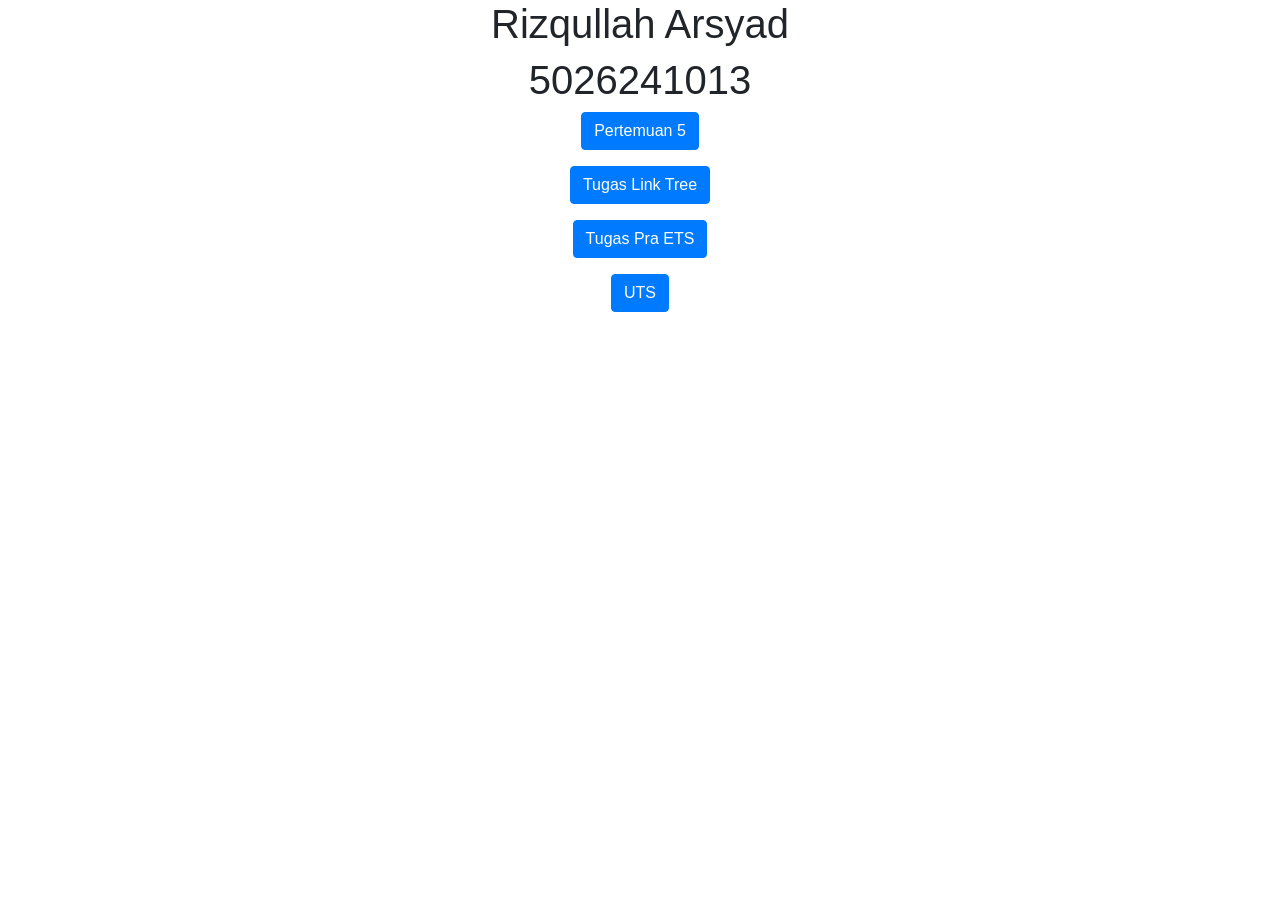
<file: index.html>
<html lang="en">
<head>
  <title>5026241013</title>
  <meta charset="utf-8">
  <meta name="viewport" content="width=device-width, initial-scale=1">
  <link rel="stylesheet" href="https://cdn.jsdelivr.net/npm/bootstrap@4.6.2/dist/css/bootstrap.min.css">
  <script src="https://cdn.jsdelivr.net/npm/jquery@3.7.1/dist/jquery.slim.min.js"></script>
  <script src="https://cdn.jsdelivr.net/npm/popper.js@1.16.1/dist/umd/popper.min.js"></script>
  <script src="https://cdn.jsdelivr.net/npm/bootstrap@4.6.2/dist/js/bootstrap.bundle.min.js"></script>
</head>
<body>

<div class="container">
  <center>
    <h1> Rizqullah Arsyad</h1>
     <h1> 5026241013</h1>
     <p><a href="pertemuan5.html" target="_blank"><button class="btn btn-primary">Pertemuan 5</button></a></p>
     <p><a href="linktree.html" target="_blank"><button class="btn btn-primary">Tugas Link Tree</button></a></p>
     <p><a href="tugas_ets.html" target="_blank"><button class="btn btn-primary">Tugas Pra ETS</button></a></p>
     <p><a href="startbootstrap-personal-gh-pages 2/5026241013.html" target="_blank"><button class="btn btn-primary">UTS</button></a></p>
     </center>
</div>

</body>
</html>
</file>
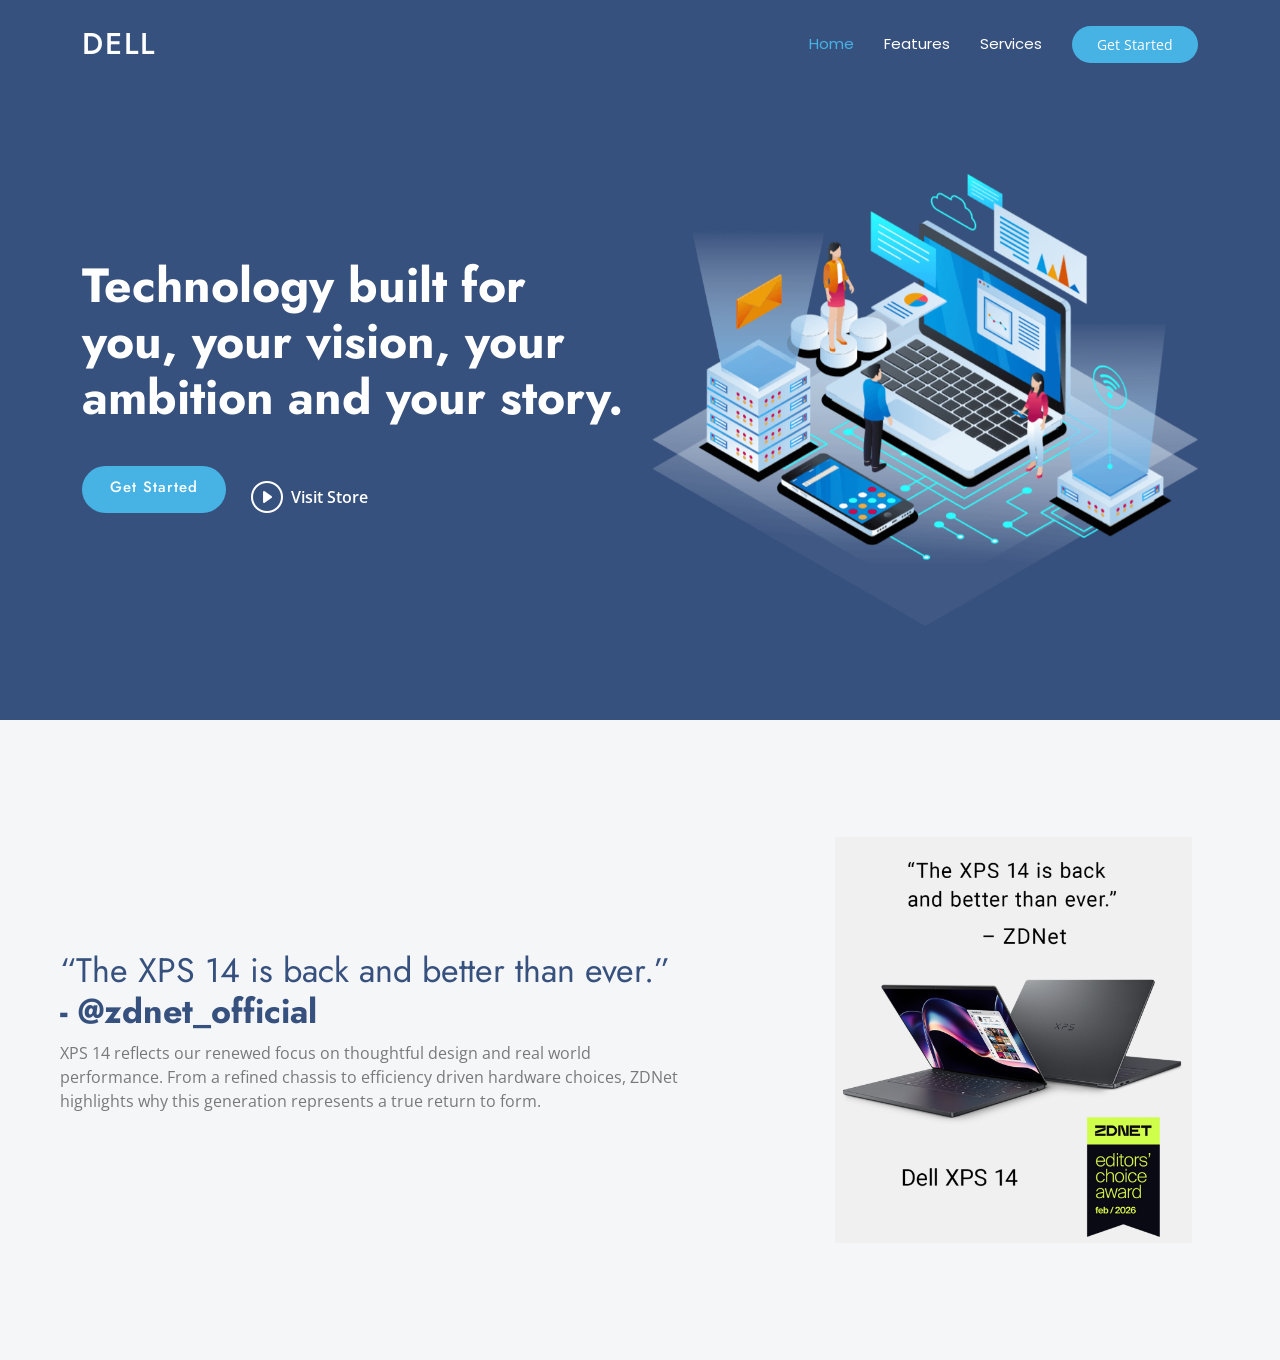
<file: pertemuan5.html>
<!DOCTYPE html>
<html lang="en">

<head>
  <meta charset="utf-8">
  <meta content="width=device-width, initial-scale=1.0" name="viewport">
  <title>DELL</title>
  <meta name="description" content="">
  <meta name="keywords" content="">

  <!-- Favicons -->
  <link href="assets/img/favicon.png" rel="icon">
  <link href="assets/img/apple-touch-icon.png" rel="apple-touch-icon">

  <!-- Fonts -->
  <link href="https://fonts.googleapis.com" rel="preconnect">
  <link href="https://fonts.gstatic.com" rel="preconnect" crossorigin>
  <link href="https://fonts.googleapis.com/css2?family=Open+Sans:ital,wght@0,300;0,400;0,500;0,600;0,700;0,800;1,300;1,400;1,500;1,600;1,700;1,800&family=Poppins:ital,wght@0,100;0,200;0,300;0,400;0,500;0,600;0,700;0,800;0,900;1,100;1,200;1,300;1,400;1,500;1,600;1,700;1,800;1,900&family=Jost:ital,wght@0,100;0,200;0,300;0,400;0,500;0,600;0,700;0,800;0,900;1,100;1,200;1,300;1,400;1,500;1,600;1,700;1,800;1,900&display=swap" rel="stylesheet">

  <!-- Vendor CSS Files -->
  <link href="assets/vendor/bootstrap/css/bootstrap.min.css" rel="stylesheet">
  <link href="assets/vendor/bootstrap-icons/bootstrap-icons.css" rel="stylesheet">
  <link href="assets/vendor/aos/aos.css" rel="stylesheet">
  <link href="assets/vendor/glightbox/css/glightbox.min.css" rel="stylesheet">
  <link href="assets/vendor/swiper/swiper-bundle.min.css" rel="stylesheet">

  <!-- Main CSS File -->
  <link href="assets/css/main.css" rel="stylesheet">

  <!-- =======================================================
  * Template Name: Arsha
  * Template URL: https://bootstrapmade.com/arsha-free-bootstrap-html-template-corporate/
  * Updated: Feb 22 2025 with Bootstrap v5.3.3
  * Author: BootstrapMade.com
  * License: https://bootstrapmade.com/license/
  ======================================================== -->
</head>

<body class="index-page">
     <header id="header" class="header d-flex align-items-center fixed-top">
    <div class="container-fluid container-xl position-relative d-flex align-items-center">

      <a href="index.html" class="logo d-flex align-items-center me-auto">
        <!-- Uncomment the line below if you also wish to use an image logo -->
        <!-- <img src="assets/img/logo.webp" alt=""> -->
        <h1 class="sitename">DELL</h1>
      </a>

      <nav id="navmenu" class="navmenu">
        <ul>
          <li><a href="#hero" class="active">Home</a></li>
          <li><a href="#why-us">Features</a></li>
          <li><a href="#services">Services</a></li>
          
        </ul>
        <i class="mobile-nav-toggle d-xl-none bi bi-list"></i>
      </nav>

      <a class="btn-getstarted" href="#about">Get Started</a>

    </div>
  </header>

  <main class="main">
    <!-- Hero Section -->
    <section id="hero" class="hero section dark-background">

      <div class="container">
        <div class="row gy-4">
          <div class="col-lg-6 order-2 order-lg-1 d-flex flex-column justify-content-center" data-aos="zoom-out">
            <h1>Technology built for you, your vision, your ambition and your story.</h1>
            
            <div class="d-flex">
              <a href="#about" class="btn-get-started">Get Started</a>
              <a href="visitstore.bio/dell?tab=ig " class="glightbox btn-watch-video d-flex align-items-center"><i class="bi bi-play-circle"></i><span>Visit Store</span></a>
            </div>
          </div>
          <div class="col-lg-6 order-1 order-lg-2 hero-img" data-aos="zoom-out" data-aos-delay="200">
            <img src="assets/img/hero-img.png" class="img-fluid animated" alt="">
          </div>
        </div>
      </div>

    </section><!-- /Hero Section -->
   <!-- Why Us Section -->
    <section id="why-us" class="section why-us light-background" data-builder="section">

      <div class="container-fluid">

        <div class="row gy-4">

          <div class="col-lg-7 d-flex flex-column justify-content-center order-2 order-lg-1">

            <div class="content px-xl-5" data-aos="fade-up" data-aos-delay="100">
              <h3><span>“The XPS 14 is back and better than ever.”  </span><strong>- @zdnet_official</strong></h3>
              <p>
                XPS 14 reflects our renewed focus on thoughtful design and real world performance. From a refined chassis to efficiency driven hardware choices, ZDNet highlights why this generation represents a true return to form.
              </p>
            </div>

            
          </div>

          <div class="col-lg-5 order-1 order-lg-2 why-us-img">
            <img src="assets/img/dellfoto.png" class="img-fluid" alt="" data-aos="zoom-in" data-aos-delay="100">
          </div>
        </div>

      </div>

    </section><!-- /Why Us Section -->
  </main>
   <!-- Scroll Top -->
  <a href="#" id="scroll-top" class="scroll-top d-flex align-items-center justify-content-center"><i class="bi bi-arrow-up-short"></i></a>


  <!-- Preloader -->
  <div id="preloader"></div>

  <!-- Vendor JS Files -->
  <script src="assets/vendor/bootstrap/js/bootstrap.bundle.min.js"></script>
  <script src="assets/vendor/php-email-form/validate.js"></script>
  <script src="assets/vendor/aos/aos.js"></script>
  <script src="assets/vendor/glightbox/js/glightbox.min.js"></script>
  <script src="assets/vendor/swiper/swiper-bundle.min.js"></script>
  <script src="assets/vendor/waypoints/noframework.waypoints.js"></script>
  <script src="assets/vendor/imagesloaded/imagesloaded.pkgd.min.js"></script>
  <script src="assets/vendor/isotope-layout/isotope.pkgd.min.js"></script>

  <!-- Main JS File -->
  <script src="assets/js/main.js"></script>
</body>

</html>
</file>
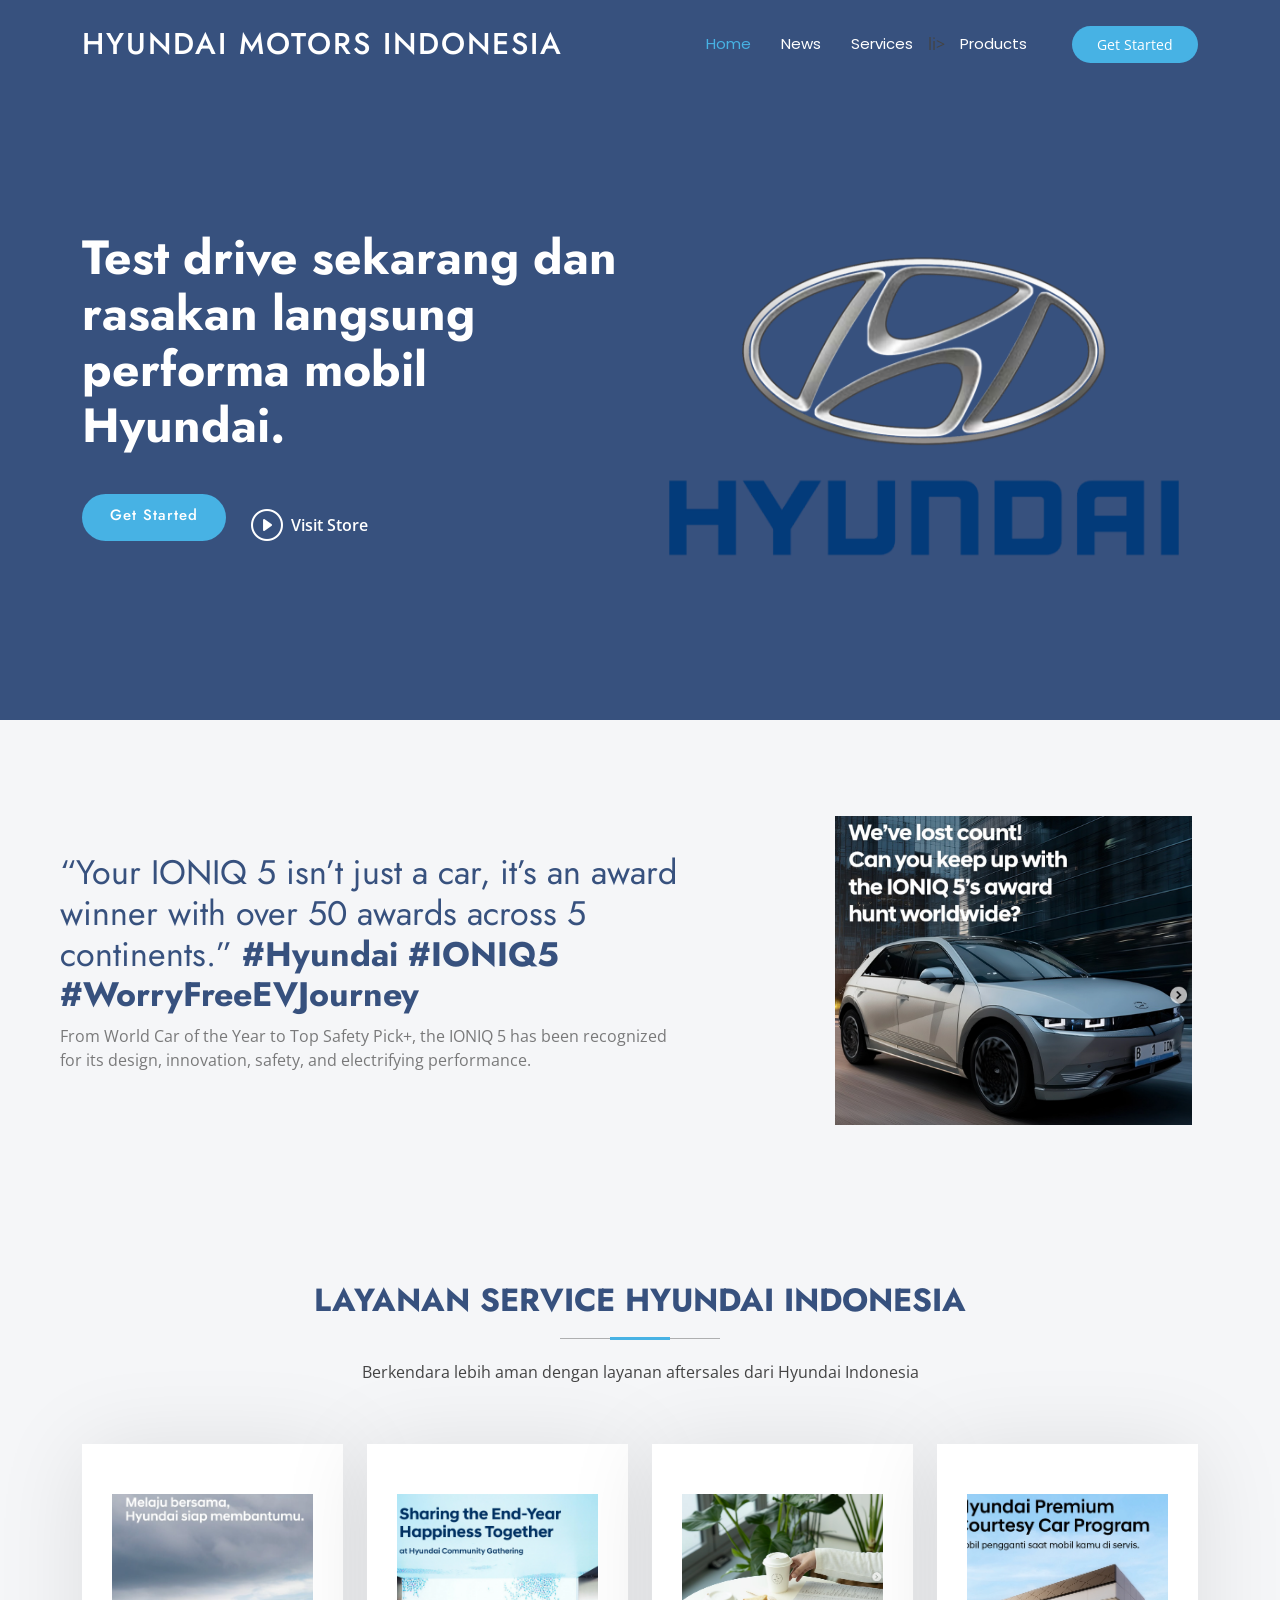
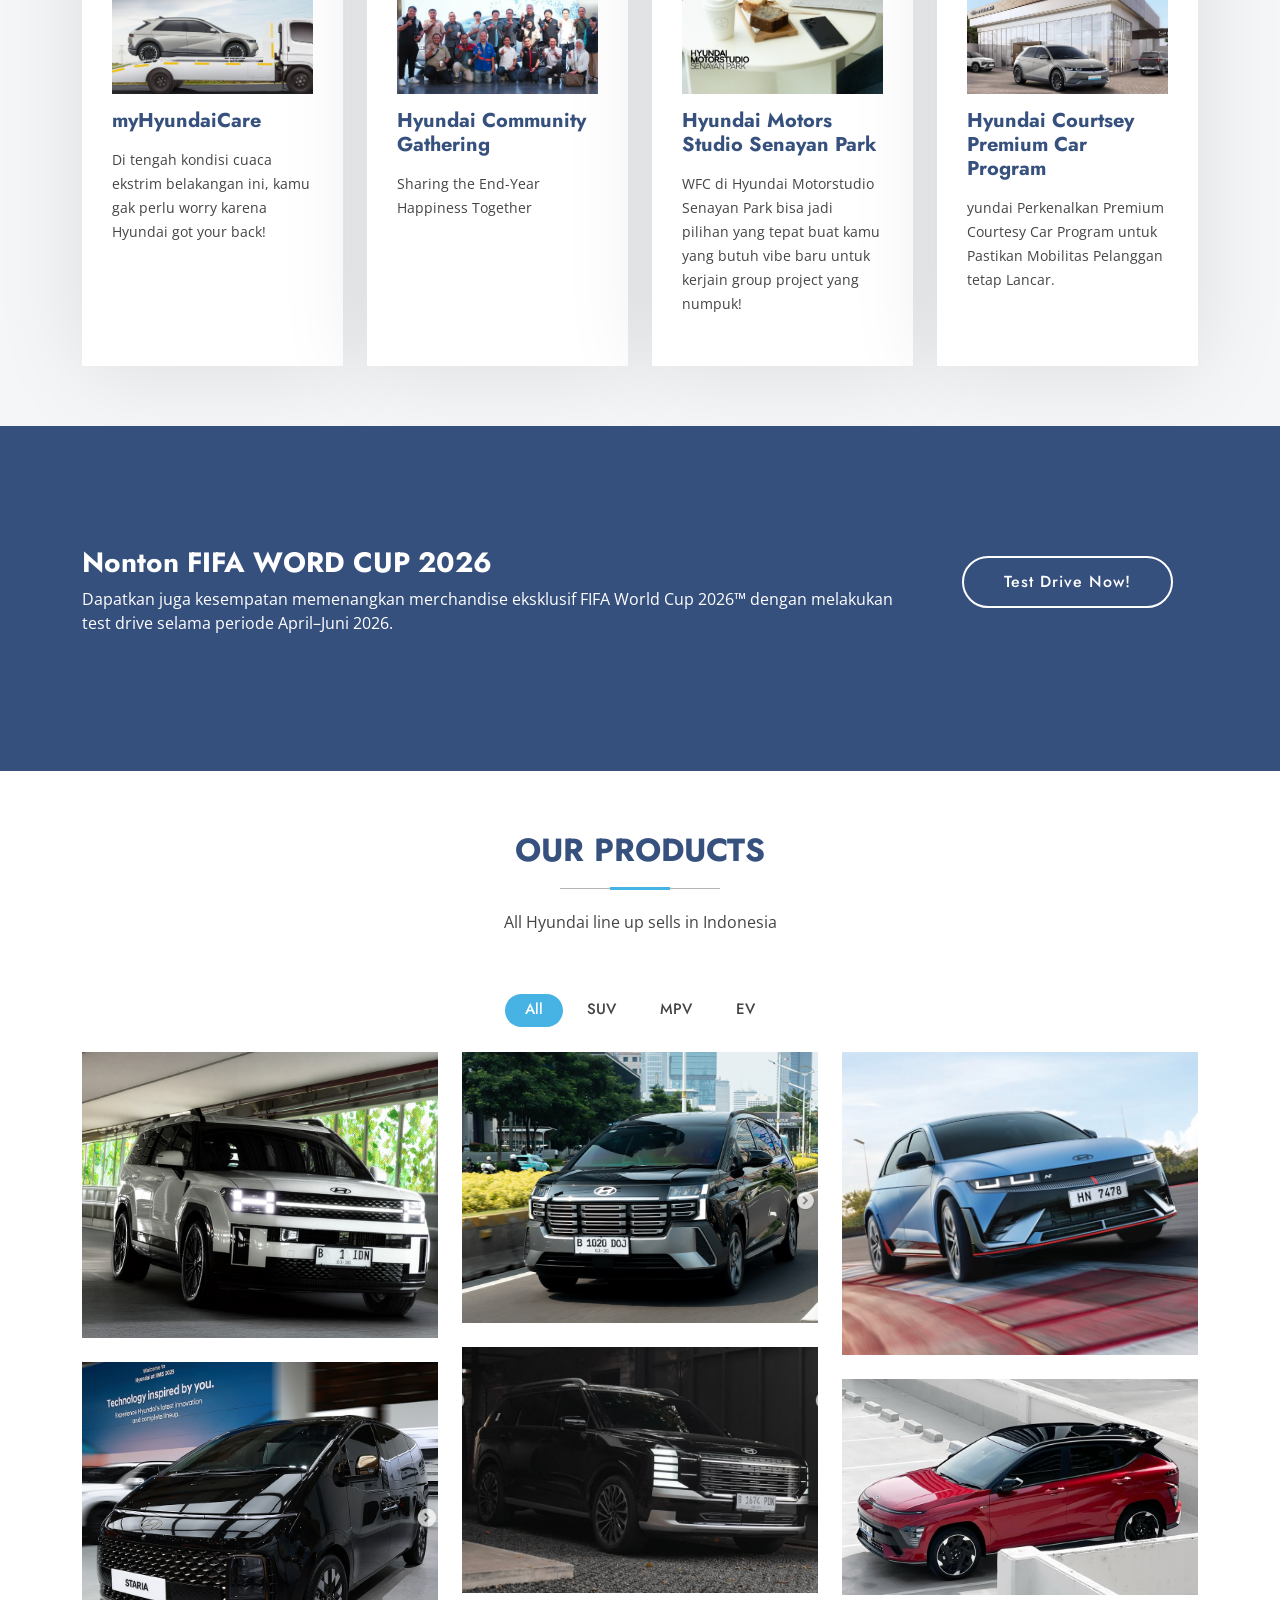
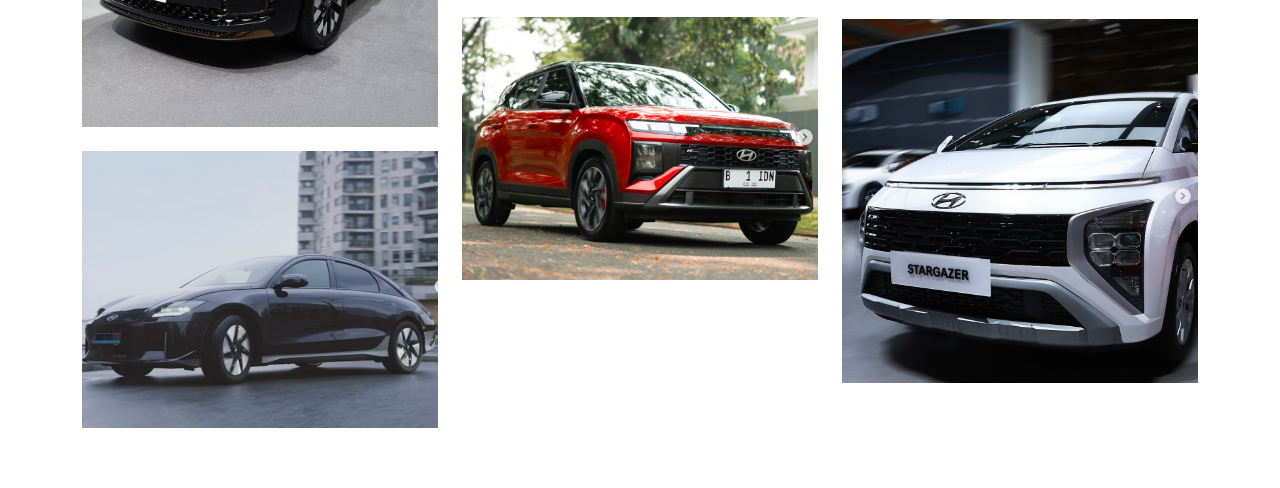
<file: tugas_ets.html>
<!DOCTYPE html>
<html lang="en">

<head>
  <meta charset="utf-8">
  <meta content="width=device-width, initial-scale=1.0" name="viewport">
  <title>Hyundai Motors Indonesia</title>
  <meta name="description" content="">
  <meta name="keywords" content="">

  <!-- Favicons -->
  <link href="assets/img/favicon.png" rel="icon">
  <link href="assets/img/apple-touch-icon.png" rel="apple-touch-icon">

  <!-- Fonts -->
  <link href="https://fonts.googleapis.com" rel="preconnect">
  <link href="https://fonts.gstatic.com" rel="preconnect" crossorigin>
  <link
    href="https://fonts.googleapis.com/css2?family=Open+Sans:ital,wght@0,300;0,400;0,500;0,600;0,700;0,800;1,300;1,400;1,500;1,600;1,700;1,800&family=Poppins:ital,wght@0,100;0,200;0,300;0,400;0,500;0,600;0,700;0,800;0,900;1,100;1,200;1,300;1,400;1,500;1,600;1,700;1,800;1,900&family=Jost:ital,wght@0,100;0,200;0,300;0,400;0,500;0,600;0,700;0,800;0,900;1,100;1,200;1,300;1,400;1,500;1,600;1,700;1,800;1,900&display=swap"
    rel="stylesheet">

  <!-- Vendor CSS Files -->
  <link href="assets/vendor/bootstrap/css/bootstrap.min.css" rel="stylesheet">
  <link href="assets/vendor/bootstrap-icons/bootstrap-icons.css" rel="stylesheet">
  <link href="assets/vendor/aos/aos.css" rel="stylesheet">
  <link href="assets/vendor/glightbox/css/glightbox.min.css" rel="stylesheet">
  <link href="assets/vendor/swiper/swiper-bundle.min.css" rel="stylesheet">

  <!-- Main CSS File -->
  <link href="assets/css/main.css" rel="stylesheet">

  <!-- =======================================================
  * Template Name: Arsha
  * Template URL: https://bootstrapmade.com/arsha-free-bootstrap-html-template-corporate/
  * Updated: Feb 22 2025 with Bootstrap v5.3.3
  * Author: BootstrapMade.com
  * License: https://bootstrapmade.com/license/
  ======================================================== -->
</head>

<body class="index-page">
  <header id="header" class="header d-flex align-items-center fixed-top">
    <div class="container-fluid container-xl position-relative d-flex align-items-center">

      <a href="index.html" class="logo d-flex align-items-center me-auto">
        <!-- Uncomment the line below if you also wish to use an image logo -->
        <!-- <img src="assets/img/logo.webp" alt=""> -->
        <h1 class="sitename">Hyundai Motors Indonesia</h1>
      </a>

      <nav id="navmenu" class="navmenu">
        <ul>
          <li><a href="#hero" class="active">Home</a></li>
          <li><a href="#why-us">News</a></li>
          <li><a href="#services">Services</a></li>
          li><a href="#portfolio">Products</a></li>

        </ul>
        <i class="mobile-nav-toggle d-xl-none bi bi-list"></i>
      </nav>

      <a class="btn-getstarted" href="#why-us">Get Started</a>

    </div>
  </header>

  <main class="main">
    <!-- Hero Section -->
    <section id="hero" class="hero section dark-background">

      <div class="container">
        <div class="row gy-4">
          <div class="col-lg-6 order-2 order-lg-1 d-flex flex-column justify-content-center" data-aos="zoom-out">
            <h1>Test drive sekarang dan rasakan langsung performa mobil Hyundai.</h1>

            <div class="d-flex">
              <a href="#why-us" class="btn-get-started">Get Started</a>
              <a href="https://www.hyundai.com/id/id/hyundai-story/campaign/hyundai-fifa-world-cup-2026?utm_source=ig&utm_medium=social&utm_content=link_in_bio&fbclid=PAZXh0bgNhZW0CMTEAc3J0YwZhcHBfaWQMMjU2MjgxMDQwNTU4AAGnL-uH21Xxl3z-xrDVXdZW8qUh5zgRIpqmoQOl_6mxCvC4p0SlMFq8o4btD74_aem_goqLQZ8TNieLmfUPRFPcfw&utm_id=97760_v0_s00_e0_tv3_a1dennh08mwt0z"
                class="glightbox btn-watch-video d-flex align-items-center"><i class="bi bi-play-circle"></i><span>Visit
                  Store</span></a>
            </div>
          </div>
          <div class="col-lg-6 order-1 order-lg-2 hero-img" data-aos="zoom-out" data-aos-delay="200">
            <img src="assets/img/hyundailogos.png" class="img-fluid animated" alt="">
          </div>
        </div>
      </div>

    </section><!-- /Hero Section -->
    <!-- Why Us Section -->
    <section id="why-us" class="section why-us light-background" data-builder="section">

      <div class="container-fluid">

        <div class="row gy-4">

          <div class="col-lg-7 d-flex flex-column justify-content-center order-2 order-lg-1">

            <div class="content px-xl-5" data-aos="fade-up" data-aos-delay="100">
              <h3><span>“Your IONIQ 5 isn’t just a car, it’s an award winner with over 50 awards across 5 continents.”
                </span><strong>#Hyundai #IONIQ5 #WorryFreeEVJourney</strong></h3>
              <p>
                From World Car of the Year to Top Safety Pick+, the IONIQ 5 has been recognized for its design,
                innovation, safety, and electrifying performance.
              </p>
            </div>


          </div>

          <div class="col-lg-5 order-1 order-lg-2 why-us-img">
            <img src="assets/img/ioniqpromo.png" class="img-fluid" alt="" data-aos="zoom-in" data-aos-delay="100">
          </div>
        </div>

      </div>

    </section><!-- /Why Us Section -->

    <!-- Services Section -->
    <section id="services" class="services section light-background">

      <!-- Section Title -->
      <div class="container section-title" data-aos="fade-up">
        <h2>Layanan Service Hyundai Indonesia</h2>
        <p>Berkendara lebih aman dengan layanan aftersales dari Hyundai Indonesia</p>
      </div><!-- End Section Title -->

      <div class="container">

        <div class="row gy-4">

          <div class="col-xl-3 col-md-6 d-flex" data-aos="fade-up" data-aos-delay="100">
            <div class="service-item position-relative">
              <img src="assets/img/towservice.png" class="img-fluid img-uniform" alt="">
              <h4></h4>
              <h4><a href="" class="stretched-link">myHyundaiCare</a></h4>
              <p>Di tengah kondisi cuaca ekstrim belakangan ini, kamu gak perlu worry karena Hyundai got your back!</p>
            </div>
          </div><!-- End Service Item -->

          <div class="col-xl-3 col-md-6 d-flex" data-aos="fade-up" data-aos-delay="200">
            <div class="service-item position-relative">
              <img src="assets/img/hyundaigathering.png" class="img-fluid img-uniform" alt="">
              <h4></h4>
              <h4><a href="" class="stretched-link">Hyundai Community Gathering</a></h4>
              <p>Sharing the End-Year Happiness Together</p>
            </div>
          </div><!-- End Service Item -->

          <div class="col-xl-3 col-md-6 d-flex" data-aos="fade-up" data-aos-delay="200">
            <div class="service-item position-relative">
              <img src="assets/img/hyundaispark.png" class="img-fluid img-uniform" alt="">
              <h4></h4>
              <h4><a href="" class="stretched-link">Hyundai Motors Studio Senayan Park</a></h4>
              <p>WFC di Hyundai Motorstudio Senayan Park bisa jadi pilihan yang tepat buat kamu yang butuh vibe baru
                untuk kerjain group project yang numpuk!</p>
            </div>
          </div><!-- End Service Item -->

          <div class="col-xl-3 col-md-6 d-flex" data-aos="fade-up" data-aos-delay="400">
            <div class="service-item position-relative">
              <img src="assets/img/courtesy copy.png" class="img-fluid img-uniform" alt="">
              <h4></h4>
              <h4><a href="" class="stretched-link">Hyundai Courtsey Premium Car Program</a></h4>
              <p>yundai Perkenalkan Premium Courtesy Car Program untuk Pastikan Mobilitas Pelanggan tetap Lancar.</p>
            </div>
          </div><!-- End Service Item -->

        </div>

      </div>

    </section><!-- /Services Section -->

    <!-- Call To Action Section -->
    <section id="call-to-action" class="call-to-action section dark-background">

      <img src="assets/img/bg/testdrive2.png" alt="">

      <div class="container">

        <div class="row" data-aos="zoom-in" data-aos-delay="100">
          <div class="col-xl-9 text-center text-xl-start">
            <h3>Nonton FIFA WORD CUP 2026</h3>
            <p>Dapatkan juga kesempatan memenangkan merchandise eksklusif FIFA World Cup 2026™ dengan melakukan
              test drive selama periode April–Juni 2026.</p>
          </div>
          <div class="col-xl-3 cta-btn-container text-center">
            <a class="cta-btn align-middle" href="#">Test Drive Now!</a>
          </div>
        </div>

      </div>
      </div>

    </section><!-- /Call To Action Section -->

    <!-- Portfolio Section -->
    <section id="portfolio" class="portfolio section">

      <!-- Section Title -->
      <div class="container section-title" data-aos="fade-up">
        <h2>Our Products</h2>
        <p>All Hyundai line up sells in Indonesia</p>
      </div><!-- End Section Title -->

      <div class="container">

        <div class="isotope-layout" data-default-filter="*" data-layout="masonry" data-sort="original-order">

          <ul class="portfolio-filters isotope-filters" data-aos="fade-up" data-aos-delay="100">
            <li data-filter="*" class="filter-active">All</li>
            <li data-filter=".filter-app">SUV</li>
            <li data-filter=".filter-product">MPV</li>
            <li data-filter=".filter-branding">EV</li>
          </ul><!-- End Portfolio Filters -->

          <div class="row gy-4 isotope-container" data-aos="fade-up" data-aos-delay="200">

            <div class="col-lg-4 col-md-6 portfolio-item isotope-item filter-app">
              <img src="assets/img/portfolio/santafe.png" class="img-fluid" alt="">
              <div class="portfolio-info">
                <h4>The New Hyundai SantaFe</h4>
                <p>That’s it. That’s the style.</p>
                <a href="assets/img/vidsantafe.mp4" title="That’s it. That’s the style."
                  data-gallery="portfolio-gallery-app" class="glightbox preview-link"><i class="bi bi-zoom-in"></i></a>
                <a href="portfolio-details.html" title="More Details" class="details-link"><i
                    class="bi bi-link-45deg"></i></a>
              </div>
            </div><!-- End Portfolio Item -->

            <div class="col-lg-4 col-md-6 portfolio-item isotope-item filter-product">
              <img src="assets/img/portfolio/stargazer.png" class="img-fluid" alt="">
              <div class="portfolio-info">
                <h4>New Hyundai Stargazer Cartenz</h4>
                <p>Spotted at Indonesia road.</p>
                <a href="assets/img/stargazervid.mp4" title="#Hyundai #HyundaiIndonesia #STARGAZER #Cartenz #CartenzX
" data-gallery="portfolio-gallery-product" class="glightbox preview-link"><i class="bi bi-zoom-in"></i></a>
                <a href="portfolio-details.html" title="More Details" class="details-link"><i
                    class="bi bi-link-45deg"></i></a>
              </div>
            </div><!-- End Portfolio Item -->

            <div class="col-lg-4 col-md-6 portfolio-item isotope-item filter-branding">
              <img src="assets/img/portfolio/ioniq5n.png" class="img-fluid" alt="">
              <div class="portfolio-info">
                <h4>Hyundai Ioniq 5N</h4>
                <p>At least for a moment, the city is yours.</p>
                <a href="assets/img/portfolio/ioniq5n.png" title="#Hyundai #HyundaiIndonesia #IONIQ5N #NeverJustDrive"
                  data-gallery="portfolio-gallery-branding" class="glightbox preview-link"><i
                    class="bi bi-zoom-in"></i></a>
                <a href="portfolio-details.html" title="More Details" class="details-link"><i
                    class="bi bi-link-45deg"></i></a>
              </div>
            </div><!-- End Portfolio Item -->

            <div class="col-lg-4 col-md-6 portfolio-item isotope-item filter-app">
              <img src="assets/img/portfolio/palisade.png" class="img-fluid" alt="">
              <div class="portfolio-info">
                <h4>New Hyundai Palisade Hybrid</h4>
                <p>Sit back and let comfort take over. The all-new PALISADE Hybrid.</p>
                <a href="assets/img/portfolio/palisade.png"
                  title="#Hyundai #HyundaiIndonesia #PALISADE #PremiumHasItsShape"
                  data-gallery="portfolio-gallery-branding" class="glightbox preview-link"><i
                    class="bi bi-zoom-in"></i></a>
                <a href="portfolio-details.html" title="More Details" class="details-link"><i
                    class="bi bi-link-45deg"></i></a>
              </div>
            </div><!-- End Portfolio Item -->

            <div class="col-lg-4 col-md-6 portfolio-item isotope-item filter-product">
              <img src="assets/img/portfolio/staria.png" class="img-fluid" alt="">
              <div class="portfolio-info">
                <h4>Hyundai Staria</h4>
                <p>Driving you to success with a unique level of luxury</p>
                <a href="assets/img/stariavid.mp4" title="#Hyundai #HyundaiIndonesia #STARIA"
                  data-gallery="portfolio-gallery-branding" class="glightbox preview-link"><i
                    class="bi bi-zoom-in"></i></a>
                <a href="portfolio-details.html" title="More Details" class="details-link"><i
                    class="bi bi-link-45deg"></i></a>
              </div>
            </div><!-- End Portfolio Item -->

            <div class="col-lg-4 col-md-6 portfolio-item isotope-item filter-branding">
              <img src="assets/img/portfolio/konaev.png" class="img-fluid" alt="">
              <div class="portfolio-info">
                <h4>New Kona Electric</h4>
                <p>Where electric meets aerodynamic elegance.</p>
                <a href="assets/img/portfolio/konaev.png" title="#Hyundai #HyundaiIndonesia #KONAElectric #NLine"
                  data-gallery="portfolio-gallery-branding" class="glightbox preview-link"><i
                    class="bi bi-zoom-in"></i></a>
                <a href="portfolio-details.html" title="More Details" class="details-link"><i
                    class="bi bi-link-45deg"></i></a>
              </div>
            </div><!-- End Portfolio Item -->

            <div class="col-lg-4 col-md-6 portfolio-item isotope-item filter-app">
              <img src="assets/img/portfolio/creta.png" class="img-fluid" alt="">
              <div class="portfolio-info">
                <h4>New Hyundai Creta</h4>
                <p>Add a little spice to the greenery.</p>
                <a href="assets/img/portfolio/creta.png" title="#Hyundai #HyundaiIndonesia #TheNewCreta #NLine"
                  data-gallery="portfolio-gallery-branding" class="glightbox preview-link"><i
                    class="bi bi-zoom-in"></i></a>
                <a href="portfolio-details.html" title="More Details" class="details-link"><i
                    class="bi bi-link-45deg"></i></a>
              </div>
            </div><!-- End Portfolio Item -->

            <div class="col-lg-4 col-md-6 portfolio-item isotope-item filter-product">
              <img src="assets/img/portfolio/stargazerold.png" class="img-fluid" alt="">
              <div class="portfolio-info">
                <h4>Stargazer Essential</h4>
                <p>Jelajahi perjalanan baru dengan lebih seru bersama STARGAZER </p>
                <a href="assets/img/portfolio/stargazerold.png" title="#Hyundai #HyundaiIndonesia #STARGAZER"
                  data-gallery="portfolio-gallery-branding" class="glightbox preview-link"><i
                    class="bi bi-zoom-in"></i></a>
                <a href="portfolio-details.html" title="More Details" class="details-link"><i
                    class="bi bi-link-45deg"></i></a>
              </div>
            </div><!-- End Portfolio Item -->


            <div class="col-lg-4 col-md-6 portfolio-item isotope-item filter-branding">
              <img src="assets/img/portfolio/ioniq6.png" class="img-fluid" alt="">
              <div class="portfolio-info">
                <h4>Ioniq 6</h4>
                <p>IONIQ 6 siap menemani setiap perjalanan Anda dengan performa luar biasa dan ramah lingkungan. </p>
                <a href="assets/img/portfolio/ioniq6.png" title="#Hyundai #HyundaiIndonesia #IONIQ6 #IONIQTalks"
                  data-gallery="portfolio-gallery-branding" class="glightbox preview-link"><i
                    class="bi bi-zoom-in"></i></a>
                <a href="portfolio-details.html" title="More Details" class="details-link"><i
                    class="bi bi-link-45deg"></i></a>
              </div>
            </div><!-- End Portfolio Item -->

          </div><!-- End Portfolio Container -->

        </div>

      </div>

    </section><!-- /Portfolio Section -->



  </main>
  <!-- Scroll Top -->
  <a href="#" id="scroll-top" class="scroll-top d-flex align-items-center justify-content-center"><i
      class="bi bi-arrow-up-short"></i></a>


  <!-- Preloader -->
  <div id="preloader"></div>

  <!-- Vendor JS Files -->
  <script src="assets/vendor/bootstrap/js/bootstrap.bundle.min.js"></script>
  <script src="assets/vendor/php-email-form/validate.js"></script>
  <script src="assets/vendor/aos/aos.js"></script>
  <script src="assets/vendor/glightbox/js/glightbox.min.js"></script>
  <script src="assets/vendor/swiper/swiper-bundle.min.js"></script>
  <script src="assets/vendor/waypoints/noframework.waypoints.js"></script>
  <script src="assets/vendor/imagesloaded/imagesloaded.pkgd.min.js"></script>
  <script src="assets/vendor/isotope-layout/isotope.pkgd.min.js"></script>

  <!-- Main JS File -->
  <script src="assets/js/main.js"></script>
</body>

</html>
</file>
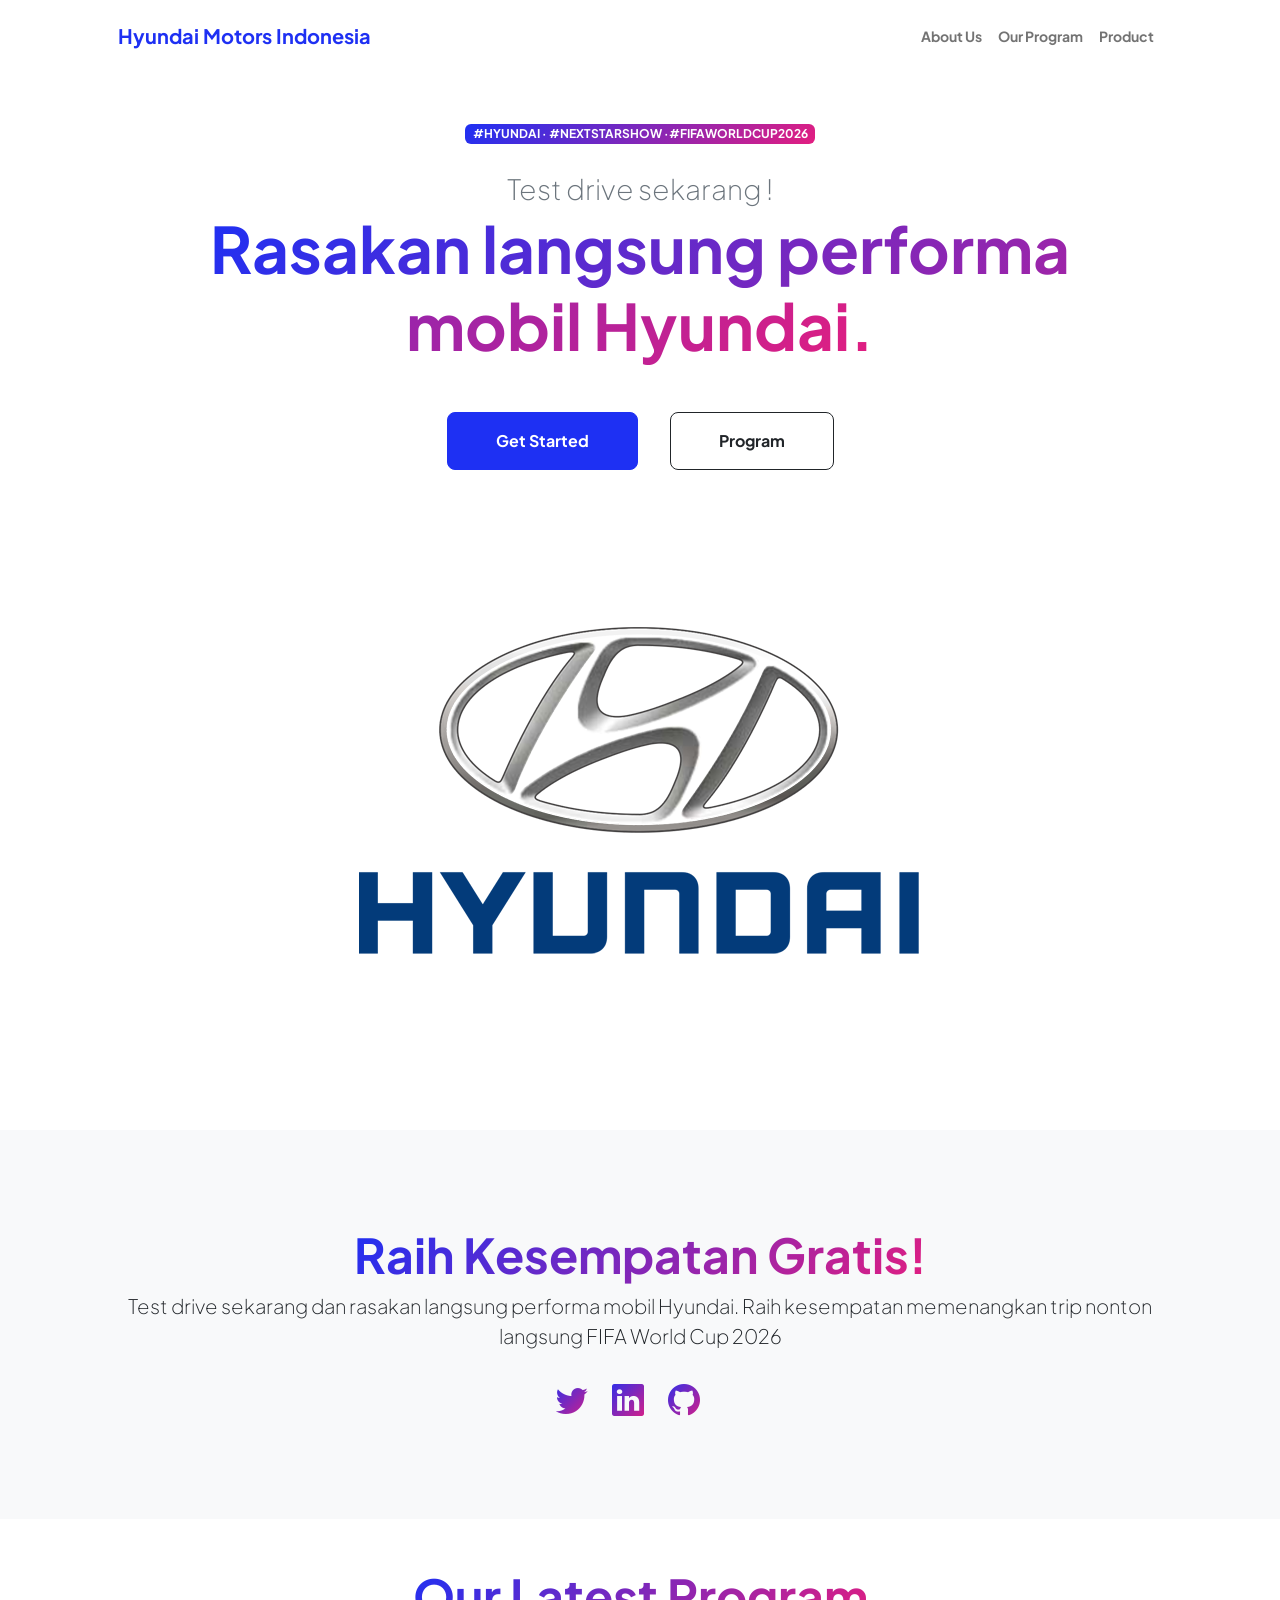
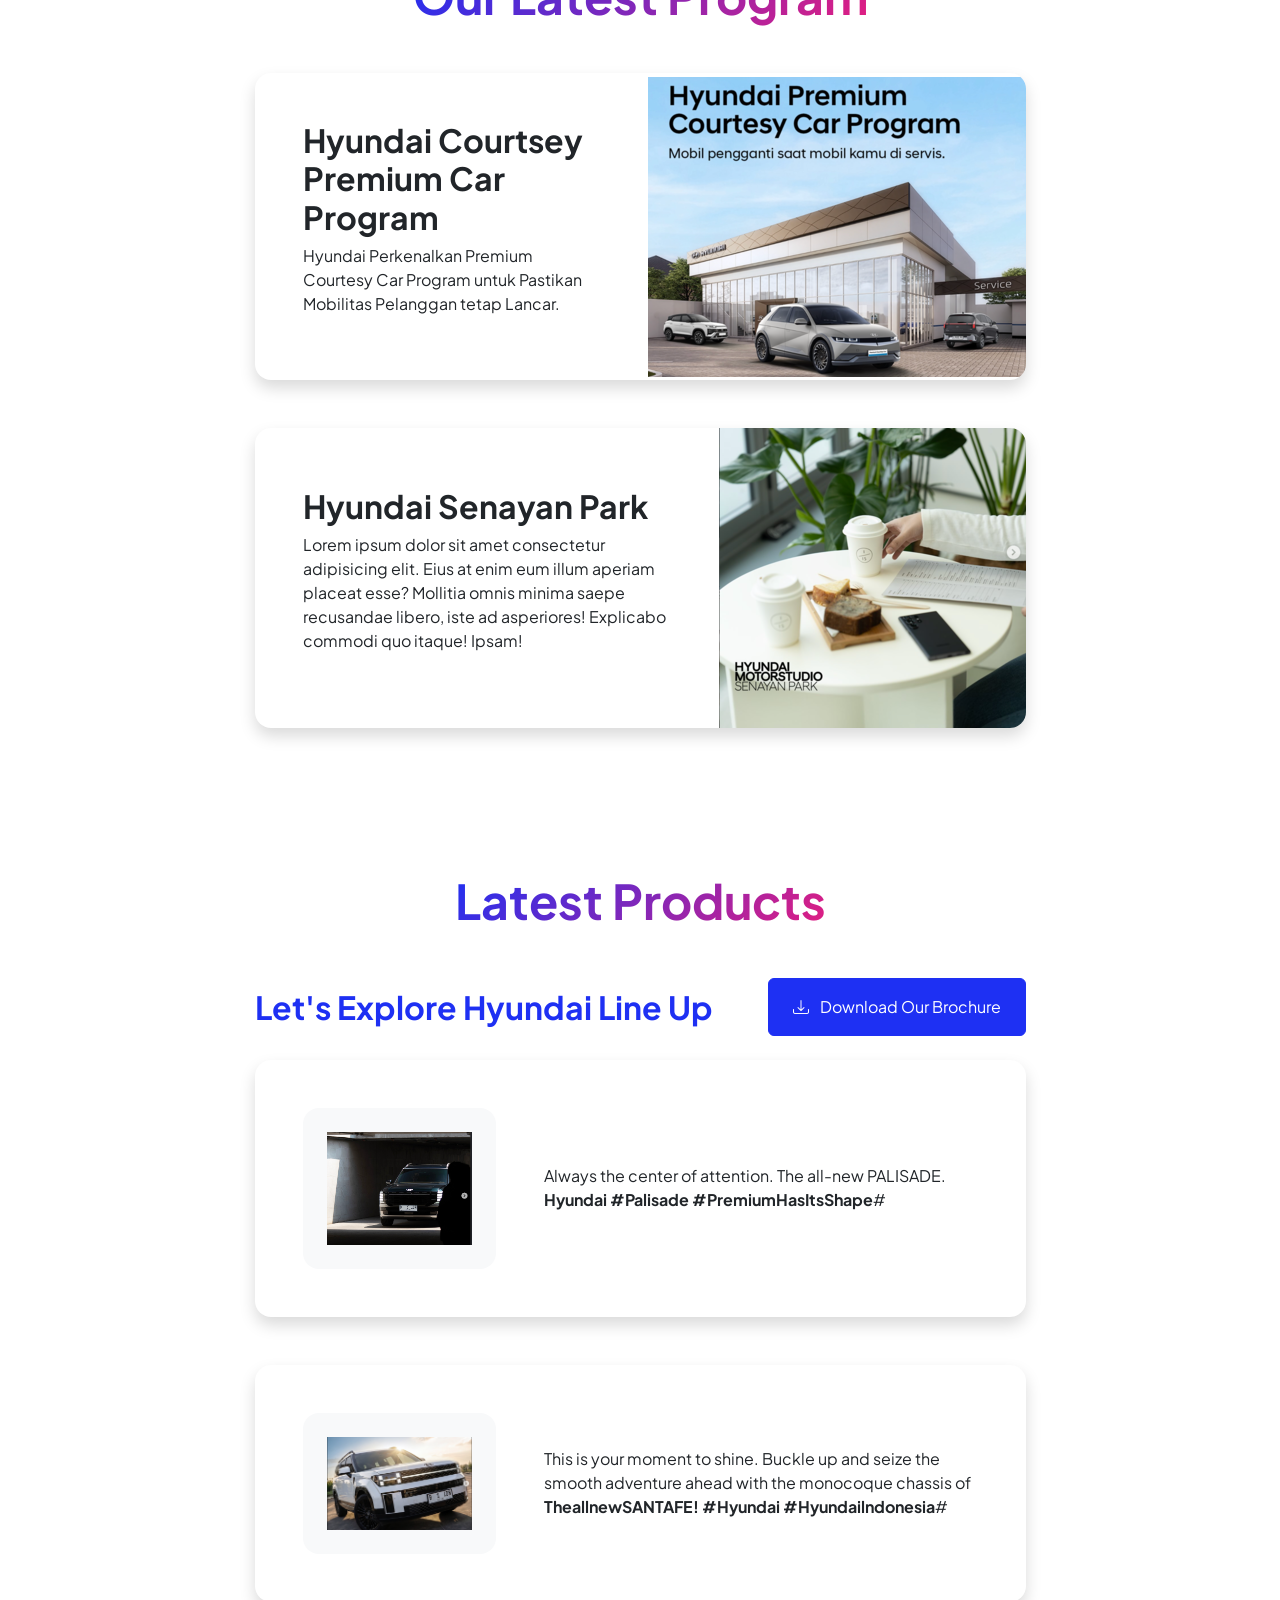
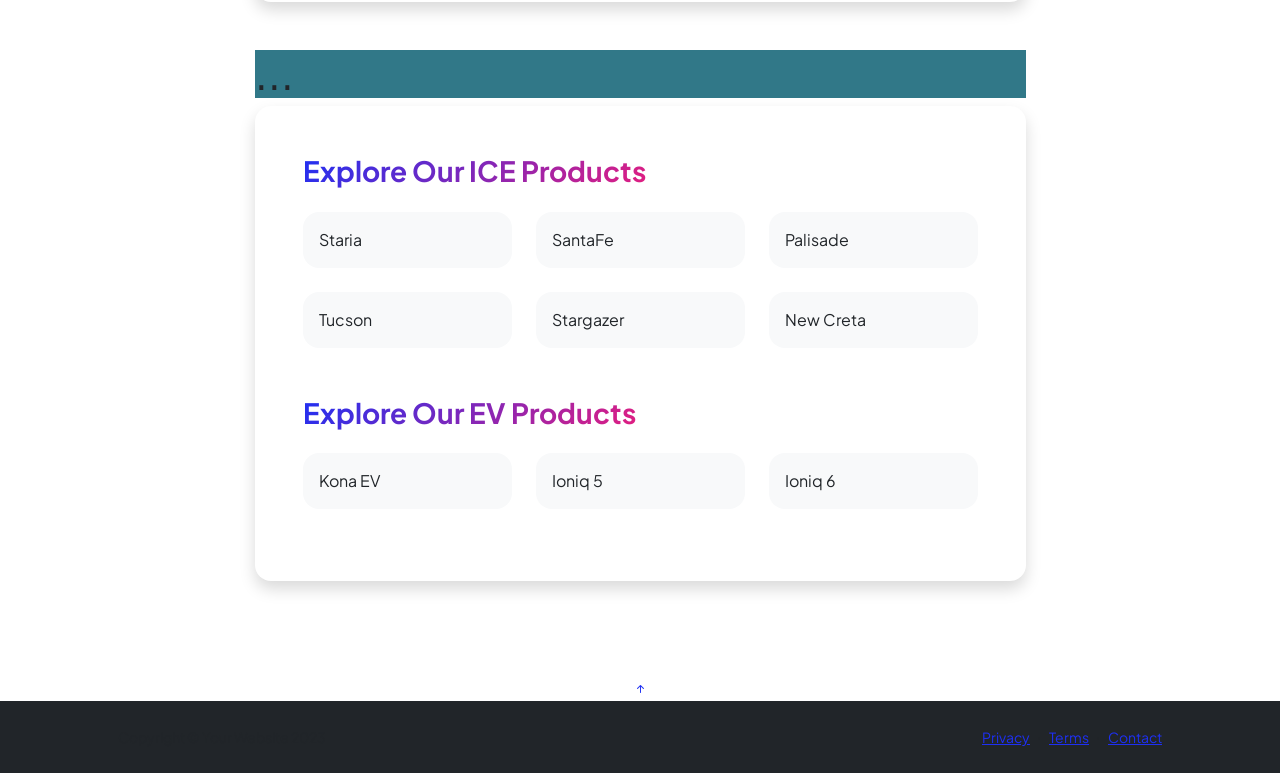
<file: startbootstrap-personal-gh-pages 2/5026241013.html>
<!DOCTYPE html>
<html lang="en">

<head>
    <meta charset="utf-8" />
    <meta name="viewport" content="width=device-width, initial-scale=1, shrink-to-fit=no" />
    <meta name="description" content="" />
    <meta name="author" content="" />
    <title>Hyundai Motors Indonesia</title>
    <!-- Favicon-->
    <link rel="icon" type="image/x-icon" href="assets/favicon.ico" />
    <!-- Custom Google font-->
    <link rel="preconnect" href="https://fonts.googleapis.com" />
    <link rel="preconnect" href="https://fonts.gstatic.com" crossorigin />
    <link
        href="https://fonts.googleapis.com/css2?family=Plus+Jakarta+Sans:wght@100;200;300;400;500;600;700;800;900&amp;display=swap"
        rel="stylesheet" />
    <!-- Bootstrap icons-->
    <link href="https://cdn.jsdelivr.net/npm/bootstrap-icons@1.8.1/font/bootstrap-icons.css" rel="stylesheet" />
    <!-- Core theme CSS (includes Bootstrap)-->
    <link href="css/styles.css" rel="stylesheet" />
</head>

<body class="d-flex flex-column h-100">
    <main class="flex-shrink-0">
        <!-- Navigation-->
        <nav class="navbar navbar-expand-lg navbar-light bg-white py-3">
            <div class="container px-5">
                <a class="navbar-brand" href="index.html"><span class="fw-bolder text-primary">Hyundai Motors Indonesia</span></a>
                <button class="navbar-toggler" type="button" data-bs-toggle="collapse"
                    data-bs-target="#navbarSupportedContent" aria-controls="navbarSupportedContent"
                    aria-expanded="false" aria-label="Toggle navigation"><span
                        class="navbar-toggler-icon"></span></button>
                <div class="collapse navbar-collapse" id="navbarSupportedContent">
                    <ul class="navbar-nav ms-auto mb-2 mb-lg-0 small fw-bolder">
                        <li class="nav-item"><a class="nav-link" href="#about">About Us</a></li>
                        <li class="nav-item"><a class="nav-link" href="#projects">Our Program</a></li>
                        <li class="nav-item"><a class="nav-link" href="#products">Product</a></li>
                    </ul>
                </div>
            </div>
        </nav>
        <!-- Header-->
        <header class="py-5">
            <div class="container px-5 pb-5">
                <div class="row gx-5 align-items-center">
                    <div class="col-xxl-5">
                        <!-- Header text content-->
                        <div class="text-center text-xxl-start">
                            <div class="badge bg-gradient-primary-to-secondary text-white mb-4">
                                <div class="text-uppercase">#Hyundai &middot; #NextStarShow &middot;#FIFAWORLDCUP2026</div>
                            </div>
                            <div class="fs-3 fw-light text-muted">Test drive sekarang !
                            </div>
                            <h1 class="display-3 fw-bolder mb-5"><span class="text-gradient d-inline">Rasakan langsung
                                    performa
                                    mobil Hyundai.</span></h1>
                            <div
                                class="d-grid gap-3 d-sm-flex justify-content-sm-center justify-content-xxl-start mb-3">
                                <a class="btn btn-primary btn-lg px-5 py-3 me-sm-3 fs-6 fw-bolder" href="#about">Get
                                    Started</a>
                                <a class="btn btn-outline-dark btn-lg px-5 py-3 fs-6 fw-bolder"
                                    href="#projects">Program</a>
                            </div>
                        </div>
                    </div>
                    <div class="col-xxl-7">
                        <!-- Header profile picture-->
                        <div class="d-flex justify-content-center mt-5 mt-xxl-0">
                            <!-- TIP: For best results, use a photo with a transparent background like the demo example below-->
                            <!-- Watch a tutorial on how to do this on YouTube (link)-->
                            <img class="profile-img" src="assets/img/hyundailogos.png" alt="..." />
                            <div class="dots-1">
                                <!-- SVG Dots-->
                                <svg version="1.1" xmlns="http://www.w3.org/2000/svg"
                                    xmlns:xlink="http://www.w3.org/1999/xlink" x="0px" y="0px"
                                    viewBox="0 0 191.6 1215.4" style="enable-background: new 0 0 191.6 1215.4"
                                    xml:space="preserve">
                                    <g transform="translate(0.000000,1280.000000) scale(0.100000,-0.100000)">
                                        <path
                                            d="M227.7,12788.6c-105-35-200-141-222-248c-43-206,163-412,369-369c155,32,275,190,260,339c-11,105-90,213-190,262        C383.7,12801.6,289.7,12808.6,227.7,12788.6z">
                                        </path>
                                        <path
                                            d="M1507.7,12788.6c-151-50-253-216-222-362c25-119,136-230,254-255c194-41,395,142,375,339c-11,105-90,213-190,262        C1663.7,12801.6,1569.7,12808.6,1507.7,12788.6z">
                                        </path>
                                        <path
                                            d="M227.7,11508.6c-105-35-200-141-222-248c-43-206,163-412,369-369c155,32,275,190,260,339c-11,105-90,213-190,262        C383.7,11521.6,289.7,11528.6,227.7,11508.6z">
                                        </path>
                                        <path
                                            d="M1507.7,11508.6c-151-50-253-216-222-362c25-119,136-230,254-255c194-41,395,142,375,339c-11,105-90,213-190,262        C1663.7,11521.6,1569.7,11528.6,1507.7,11508.6z">
                                        </path>
                                        <path
                                            d="M227.7,10228.6c-105-35-200-141-222-248c-43-206,163-412,369-369c155,32,275,190,260,339c-11,105-90,213-190,262        C383.7,10241.6,289.7,10248.6,227.7,10228.6z">
                                        </path>
                                        <path
                                            d="M1507.7,10228.6c-105-35-200-141-222-248c-43-206,163-412,369-369c155,32,275,190,260,339c-11,105-90,213-190,262        C1663.7,10241.6,1569.7,10248.6,1507.7,10228.6z">
                                        </path>
                                        <path
                                            d="M227.7,8948.6c-105-35-200-141-222-248c-43-206,163-412,369-369c155,32,275,190,260,339c-11,105-90,213-190,262        C383.7,8961.6,289.7,8968.6,227.7,8948.6z">
                                        </path>
                                        <path
                                            d="M1507.7,8948.6c-105-35-200-141-222-248c-43-206,163-412,369-369c155,32,275,190,260,339c-11,105-90,213-190,262        C1663.7,8961.6,1569.7,8968.6,1507.7,8948.6z">
                                        </path>
                                        <path
                                            d="M227.7,7668.6c-105-35-200-141-222-248c-43-206,163-412,369-369c155,32,275,190,260,339c-11,105-90,213-190,262        C383.7,7681.6,289.7,7688.6,227.7,7668.6z">
                                        </path>
                                        <path
                                            d="M1507.7,7668.6c-105-35-200-141-222-248c-43-206,163-412,369-369c155,32,275,190,260,339c-11,105-90,213-190,262        C1663.7,7681.6,1569.7,7688.6,1507.7,7668.6z">
                                        </path>
                                        <path
                                            d="M227.7,6388.6c-105-35-200-141-222-248c-43-206,163-412,369-369c155,32,275,190,260,339c-11,105-90,213-190,262        C383.7,6401.6,289.7,6408.6,227.7,6388.6z">
                                        </path>
                                        <path
                                            d="M1507.7,6388.6c-105-35-200-141-222-248c-43-206,163-412,369-369c155,32,275,190,260,339c-11,105-90,213-190,262        C1663.7,6401.6,1569.7,6408.6,1507.7,6388.6z">
                                        </path>
                                        <path
                                            d="M227.7,5108.6c-105-35-200-141-222-248c-43-206,163-412,369-369c155,32,275,190,260,339c-11,105-90,213-190,262        C383.7,5121.6,289.7,5128.6,227.7,5108.6z">
                                        </path>
                                        <path
                                            d="M1507.7,5108.6c-105-35-200-141-222-248c-43-206,163-412,369-369c155,32,275,190,260,339c-11,105-90,213-190,262        C1663.7,5121.6,1569.7,5128.6,1507.7,5108.6z">
                                        </path>
                                        <path
                                            d="M227.7,3828.6c-105-35-200-141-222-248c-43-206,163-412,369-369c155,32,275,190,260,339c-11,105-90,213-190,262        C383.7,3841.6,289.7,3848.6,227.7,3828.6z">
                                        </path>
                                        <path
                                            d="M1507.7,3828.6c-105-35-200-141-222-248c-43-206,163-412,369-369c155,32,275,190,260,339c-11,105-90,213-190,262        C1663.7,3841.6,1569.7,3848.6,1507.7,3828.6z">
                                        </path>
                                        <path
                                            d="M227.7,2548.6c-105-35-200-141-222-248c-43-206,163-412,369-369c155,32,275,190,260,339c-11,105-90,213-190,262        C383.7,2561.6,289.7,2568.6,227.7,2548.6z">
                                        </path>
                                        <path
                                            d="M1507.7,2548.6c-105-35-200-141-222-248c-43-206,163-412,369-369c155,32,275,190,260,339c-11,105-90,213-190,262        C1663.7,2561.6,1569.7,2568.6,1507.7,2548.6z">
                                        </path>
                                        <path
                                            d="M227.7,1268.6c-105-35-200-141-222-248c-43-206,163-412,369-369c155,32,275,190,260,339c-11,105-90,213-190,262        C383.7,1281.6,289.7,1288.6,227.7,1268.6z">
                                        </path>
                                        <path
                                            d="M1507.7,1268.6c-105-35-200-141-222-248c-43-206,163-412,369-369c155,32,275,190,260,339c-11,105-90,213-190,262        C1663.7,1281.6,1569.7,1288.6,1507.7,1268.6z">
                                        </path>
                                    </g>
                                </svg>
                                <!-- END of SVG dots-->
                            </div>
                            <div class="dots-2">
                                <!-- SVG Dots-->
                                <svg version="1.1" xmlns="http://www.w3.org/2000/svg"
                                    xmlns:xlink="http://www.w3.org/1999/xlink" x="0px" y="0px"
                                    viewBox="0 0 191.6 1215.4" style="enable-background: new 0 0 191.6 1215.4"
                                    xml:space="preserve">
                                    <g transform="translate(0.000000,1280.000000) scale(0.100000,-0.100000)">
                                        <path
                                            d="M227.7,12788.6c-105-35-200-141-222-248c-43-206,163-412,369-369c155,32,275,190,260,339c-11,105-90,213-190,262        C383.7,12801.6,289.7,12808.6,227.7,12788.6z">
                                        </path>
                                        <path
                                            d="M1507.7,12788.6c-151-50-253-216-222-362c25-119,136-230,254-255c194-41,395,142,375,339c-11,105-90,213-190,262        C1663.7,12801.6,1569.7,12808.6,1507.7,12788.6z">
                                        </path>
                                        <path
                                            d="M227.7,11508.6c-105-35-200-141-222-248c-43-206,163-412,369-369c155,32,275,190,260,339c-11,105-90,213-190,262        C383.7,11521.6,289.7,11528.6,227.7,11508.6z">
                                        </path>
                                        <path
                                            d="M1507.7,11508.6c-151-50-253-216-222-362c25-119,136-230,254-255c194-41,395,142,375,339c-11,105-90,213-190,262        C1663.7,11521.6,1569.7,11528.6,1507.7,11508.6z">
                                        </path>
                                        <path
                                            d="M227.7,10228.6c-105-35-200-141-222-248c-43-206,163-412,369-369c155,32,275,190,260,339c-11,105-90,213-190,262        C383.7,10241.6,289.7,10248.6,227.7,10228.6z">
                                        </path>
                                        <path
                                            d="M1507.7,10228.6c-105-35-200-141-222-248c-43-206,163-412,369-369c155,32,275,190,260,339c-11,105-90,213-190,262        C1663.7,10241.6,1569.7,10248.6,1507.7,10228.6z">
                                        </path>
                                        <path
                                            d="M227.7,8948.6c-105-35-200-141-222-248c-43-206,163-412,369-369c155,32,275,190,260,339c-11,105-90,213-190,262        C383.7,8961.6,289.7,8968.6,227.7,8948.6z">
                                        </path>
                                        <path
                                            d="M1507.7,8948.6c-105-35-200-141-222-248c-43-206,163-412,369-369c155,32,275,190,260,339c-11,105-90,213-190,262        C1663.7,8961.6,1569.7,8968.6,1507.7,8948.6z">
                                        </path>
                                        <path
                                            d="M227.7,7668.6c-105-35-200-141-222-248c-43-206,163-412,369-369c155,32,275,190,260,339c-11,105-90,213-190,262        C383.7,7681.6,289.7,7688.6,227.7,7668.6z">
                                        </path>
                                        <path
                                            d="M1507.7,7668.6c-105-35-200-141-222-248c-43-206,163-412,369-369c155,32,275,190,260,339c-11,105-90,213-190,262        C1663.7,7681.6,1569.7,7688.6,1507.7,7668.6z">
                                        </path>
                                        <path
                                            d="M227.7,6388.6c-105-35-200-141-222-248c-43-206,163-412,369-369c155,32,275,190,260,339c-11,105-90,213-190,262        C383.7,6401.6,289.7,6408.6,227.7,6388.6z">
                                        </path>
                                        <path
                                            d="M1507.7,6388.6c-105-35-200-141-222-248c-43-206,163-412,369-369c155,32,275,190,260,339c-11,105-90,213-190,262        C1663.7,6401.6,1569.7,6408.6,1507.7,6388.6z">
                                        </path>
                                        <path
                                            d="M227.7,5108.6c-105-35-200-141-222-248c-43-206,163-412,369-369c155,32,275,190,260,339c-11,105-90,213-190,262        C383.7,5121.6,289.7,5128.6,227.7,5108.6z">
                                        </path>
                                        <path
                                            d="M1507.7,5108.6c-105-35-200-141-222-248c-43-206,163-412,369-369c155,32,275,190,260,339c-11,105-90,213-190,262        C1663.7,5121.6,1569.7,5128.6,1507.7,5108.6z">
                                        </path>
                                        <path
                                            d="M227.7,3828.6c-105-35-200-141-222-248c-43-206,163-412,369-369c155,32,275,190,260,339c-11,105-90,213-190,262        C383.7,3841.6,289.7,3848.6,227.7,3828.6z">
                                        </path>
                                        <path
                                            d="M1507.7,3828.6c-105-35-200-141-222-248c-43-206,163-412,369-369c155,32,275,190,260,339c-11,105-90,213-190,262        C1663.7,3841.6,1569.7,3848.6,1507.7,3828.6z">
                                        </path>
                                        <path
                                            d="M227.7,2548.6c-105-35-200-141-222-248c-43-206,163-412,369-369c155,32,275,190,260,339c-11,105-90,213-190,262        C383.7,2561.6,289.7,2568.6,227.7,2548.6z">
                                        </path>
                                        <path
                                            d="M1507.7,2548.6c-105-35-200-141-222-248c-43-206,163-412,369-369c155,32,275,190,260,339c-11,105-90,213-190,262        C1663.7,2561.6,1569.7,2568.6,1507.7,2548.6z">
                                        </path>
                                        <path
                                            d="M227.7,1268.6c-105-35-200-141-222-248c-43-206,163-412,369-369c155,32,275,190,260,339c-11,105-90,213-190,262        C383.7,1281.6,289.7,1288.6,227.7,1268.6z">
                                        </path>
                                        <path
                                            d="M1507.7,1268.6c-105-35-200-141-222-248c-43-206,163-412,369-369c155,32,275,190,260,339c-11,105-90,213-190,262        C1663.7,1281.6,1569.7,1288.6,1507.7,1268.6z">
                                        </path>
                                    </g>
                                </svg>
                                <!-- END of SVG dots-->
                            </div>
                            <div class="dots-3">
                                <!-- SVG Dots-->
                                <svg version="1.1" xmlns="http://www.w3.org/2000/svg"
                                    xmlns:xlink="http://www.w3.org/1999/xlink" x="0px" y="0px"
                                    viewBox="0 0 191.6 1215.4" style="enable-background: new 0 0 191.6 1215.4"
                                    xml:space="preserve">
                                    <g transform="translate(0.000000,1280.000000) scale(0.100000,-0.100000)">
                                        <path
                                            d="M227.7,12788.6c-105-35-200-141-222-248c-43-206,163-412,369-369c155,32,275,190,260,339c-11,105-90,213-190,262        C383.7,12801.6,289.7,12808.6,227.7,12788.6z">
                                        </path>
                                        <path
                                            d="M1507.7,12788.6c-151-50-253-216-222-362c25-119,136-230,254-255c194-41,395,142,375,339c-11,105-90,213-190,262        C1663.7,12801.6,1569.7,12808.6,1507.7,12788.6z">
                                        </path>
                                        <path
                                            d="M227.7,11508.6c-105-35-200-141-222-248c-43-206,163-412,369-369c155,32,275,190,260,339c-11,105-90,213-190,262        C383.7,11521.6,289.7,11528.6,227.7,11508.6z">
                                        </path>
                                        <path
                                            d="M1507.7,11508.6c-151-50-253-216-222-362c25-119,136-230,254-255c194-41,395,142,375,339c-11,105-90,213-190,262        C1663.7,11521.6,1569.7,11528.6,1507.7,11508.6z">
                                        </path>
                                        <path
                                            d="M227.7,10228.6c-105-35-200-141-222-248c-43-206,163-412,369-369c155,32,275,190,260,339c-11,105-90,213-190,262        C383.7,10241.6,289.7,10248.6,227.7,10228.6z">
                                        </path>
                                        <path
                                            d="M1507.7,10228.6c-105-35-200-141-222-248c-43-206,163-412,369-369c155,32,275,190,260,339c-11,105-90,213-190,262        C1663.7,10241.6,1569.7,10248.6,1507.7,10228.6z">
                                        </path>
                                        <path
                                            d="M227.7,8948.6c-105-35-200-141-222-248c-43-206,163-412,369-369c155,32,275,190,260,339c-11,105-90,213-190,262        C383.7,8961.6,289.7,8968.6,227.7,8948.6z">
                                        </path>
                                        <path
                                            d="M1507.7,8948.6c-105-35-200-141-222-248c-43-206,163-412,369-369c155,32,275,190,260,339c-11,105-90,213-190,262        C1663.7,8961.6,1569.7,8968.6,1507.7,8948.6z">
                                        </path>
                                        <path
                                            d="M227.7,7668.6c-105-35-200-141-222-248c-43-206,163-412,369-369c155,32,275,190,260,339c-11,105-90,213-190,262        C383.7,7681.6,289.7,7688.6,227.7,7668.6z">
                                        </path>
                                        <path
                                            d="M1507.7,7668.6c-105-35-200-141-222-248c-43-206,163-412,369-369c155,32,275,190,260,339c-11,105-90,213-190,262        C1663.7,7681.6,1569.7,7688.6,1507.7,7668.6z">
                                        </path>
                                        <path
                                            d="M227.7,6388.6c-105-35-200-141-222-248c-43-206,163-412,369-369c155,32,275,190,260,339c-11,105-90,213-190,262        C383.7,6401.6,289.7,6408.6,227.7,6388.6z">
                                        </path>
                                        <path
                                            d="M1507.7,6388.6c-105-35-200-141-222-248c-43-206,163-412,369-369c155,32,275,190,260,339c-11,105-90,213-190,262        C1663.7,6401.6,1569.7,6408.6,1507.7,6388.6z">
                                        </path>
                                        <path
                                            d="M227.7,5108.6c-105-35-200-141-222-248c-43-206,163-412,369-369c155,32,275,190,260,339c-11,105-90,213-190,262        C383.7,5121.6,289.7,5128.6,227.7,5108.6z">
                                        </path>
                                        <path
                                            d="M1507.7,5108.6c-105-35-200-141-222-248c-43-206,163-412,369-369c155,32,275,190,260,339c-11,105-90,213-190,262        C1663.7,5121.6,1569.7,5128.6,1507.7,5108.6z">
                                        </path>
                                        <path
                                            d="M227.7,3828.6c-105-35-200-141-222-248c-43-206,163-412,369-369c155,32,275,190,260,339c-11,105-90,213-190,262        C383.7,3841.6,289.7,3848.6,227.7,3828.6z">
                                        </path>
                                        <path
                                            d="M1507.7,3828.6c-105-35-200-141-222-248c-43-206,163-412,369-369c155,32,275,190,260,339c-11,105-90,213-190,262        C1663.7,3841.6,1569.7,3848.6,1507.7,3828.6z">
                                        </path>
                                        <path
                                            d="M227.7,2548.6c-105-35-200-141-222-248c-43-206,163-412,369-369c155,32,275,190,260,339c-11,105-90,213-190,262        C383.7,2561.6,289.7,2568.6,227.7,2548.6z">
                                        </path>
                                        <path
                                            d="M1507.7,2548.6c-105-35-200-141-222-248c-43-206,163-412,369-369c155,32,275,190,260,339c-11,105-90,213-190,262        C1663.7,2561.6,1569.7,2568.6,1507.7,2548.6z">
                                        </path>
                                        <path
                                            d="M227.7,1268.6c-105-35-200-141-222-248c-43-206,163-412,369-369c155,32,275,190,260,339c-11,105-90,213-190,262        C383.7,1281.6,289.7,1288.6,227.7,1268.6z">
                                        </path>
                                        <path
                                            d="M1507.7,1268.6c-105-35-200-141-222-248c-43-206,163-412,369-369c155,32,275,190,260,339c-11,105-90,213-190,262        C1663.7,1281.6,1569.7,1288.6,1507.7,1268.6z">
                                        </path>
                                    </g>
                                </svg>
                                <!-- END of SVG dots-->
                            </div>
                            <div class="dots-4">
                                <!-- SVG Dots-->
                                <svg version="1.1" xmlns="http://www.w3.org/2000/svg"
                                    xmlns:xlink="http://www.w3.org/1999/xlink" x="0px" y="0px"
                                    viewBox="0 0 191.6 1215.4" style="enable-background: new 0 0 191.6 1215.4"
                                    xml:space="preserve">
                                    <g transform="translate(0.000000,1280.000000) scale(0.100000,-0.100000)">
                                        <path
                                            d="M227.7,12788.6c-105-35-200-141-222-248c-43-206,163-412,369-369c155,32,275,190,260,339c-11,105-90,213-190,262        C383.7,12801.6,289.7,12808.6,227.7,12788.6z">
                                        </path>
                                        <path
                                            d="M1507.7,12788.6c-151-50-253-216-222-362c25-119,136-230,254-255c194-41,395,142,375,339c-11,105-90,213-190,262        C1663.7,12801.6,1569.7,12808.6,1507.7,12788.6z">
                                        </path>
                                        <path
                                            d="M227.7,11508.6c-105-35-200-141-222-248c-43-206,163-412,369-369c155,32,275,190,260,339c-11,105-90,213-190,262        C383.7,11521.6,289.7,11528.6,227.7,11508.6z">
                                        </path>
                                        <path
                                            d="M1507.7,11508.6c-151-50-253-216-222-362c25-119,136-230,254-255c194-41,395,142,375,339c-11,105-90,213-190,262        C1663.7,11521.6,1569.7,11528.6,1507.7,11508.6z">
                                        </path>
                                        <path
                                            d="M227.7,10228.6c-105-35-200-141-222-248c-43-206,163-412,369-369c155,32,275,190,260,339c-11,105-90,213-190,262        C383.7,10241.6,289.7,10248.6,227.7,10228.6z">
                                        </path>
                                        <path
                                            d="M1507.7,10228.6c-105-35-200-141-222-248c-43-206,163-412,369-369c155,32,275,190,260,339c-11,105-90,213-190,262        C1663.7,10241.6,1569.7,10248.6,1507.7,10228.6z">
                                        </path>
                                        <path
                                            d="M227.7,8948.6c-105-35-200-141-222-248c-43-206,163-412,369-369c155,32,275,190,260,339c-11,105-90,213-190,262        C383.7,8961.6,289.7,8968.6,227.7,8948.6z">
                                        </path>
                                        <path
                                            d="M1507.7,8948.6c-105-35-200-141-222-248c-43-206,163-412,369-369c155,32,275,190,260,339c-11,105-90,213-190,262        C1663.7,8961.6,1569.7,8968.6,1507.7,8948.6z">
                                        </path>
                                        <path
                                            d="M227.7,7668.6c-105-35-200-141-222-248c-43-206,163-412,369-369c155,32,275,190,260,339c-11,105-90,213-190,262        C383.7,7681.6,289.7,7688.6,227.7,7668.6z">
                                        </path>
                                        <path
                                            d="M1507.7,7668.6c-105-35-200-141-222-248c-43-206,163-412,369-369c155,32,275,190,260,339c-11,105-90,213-190,262        C1663.7,7681.6,1569.7,7688.6,1507.7,7668.6z">
                                        </path>
                                        <path
                                            d="M227.7,6388.6c-105-35-200-141-222-248c-43-206,163-412,369-369c155,32,275,190,260,339c-11,105-90,213-190,262        C383.7,6401.6,289.7,6408.6,227.7,6388.6z">
                                        </path>
                                        <path
                                            d="M1507.7,6388.6c-105-35-200-141-222-248c-43-206,163-412,369-369c155,32,275,190,260,339c-11,105-90,213-190,262        C1663.7,6401.6,1569.7,6408.6,1507.7,6388.6z">
                                        </path>
                                        <path
                                            d="M227.7,5108.6c-105-35-200-141-222-248c-43-206,163-412,369-369c155,32,275,190,260,339c-11,105-90,213-190,262        C383.7,5121.6,289.7,5128.6,227.7,5108.6z">
                                        </path>
                                        <path
                                            d="M1507.7,5108.6c-105-35-200-141-222-248c-43-206,163-412,369-369c155,32,275,190,260,339c-11,105-90,213-190,262        C1663.7,5121.6,1569.7,5128.6,1507.7,5108.6z">
                                        </path>
                                        <path
                                            d="M227.7,3828.6c-105-35-200-141-222-248c-43-206,163-412,369-369c155,32,275,190,260,339c-11,105-90,213-190,262        C383.7,3841.6,289.7,3848.6,227.7,3828.6z">
                                        </path>
                                        <path
                                            d="M1507.7,3828.6c-105-35-200-141-222-248c-43-206,163-412,369-369c155,32,275,190,260,339c-11,105-90,213-190,262        C1663.7,3841.6,1569.7,3848.6,1507.7,3828.6z">
                                        </path>
                                        <path
                                            d="M227.7,2548.6c-105-35-200-141-222-248c-43-206,163-412,369-369c155,32,275,190,260,339c-11,105-90,213-190,262        C383.7,2561.6,289.7,2568.6,227.7,2548.6z">
                                        </path>
                                        <path
                                            d="M1507.7,2548.6c-105-35-200-141-222-248c-43-206,163-412,369-369c155,32,275,190,260,339c-11,105-90,213-190,262        C1663.7,2561.6,1569.7,2568.6,1507.7,2548.6z">
                                        </path>
                                        <path
                                            d="M227.7,1268.6c-105-35-200-141-222-248c-43-206,163-412,369-369c155,32,275,190,260,339c-11,105-90,213-190,262        C383.7,1281.6,289.7,1288.6,227.7,1268.6z">
                                        </path>
                                        <path
                                            d="M1507.7,1268.6c-105-35-200-141-222-248c-43-206,163-412,369-369c155,32,275,190,260,339c-11,105-90,213-190,262        C1663.7,1281.6,1569.7,1288.6,1507.7,1268.6z">
                                        </path>
                                    </g>
                                </svg>
                                <!-- END of SVG dots-->
                            </div>
                        </div>
                    </div>
                </div>
            </div>
            </div>
        </header>
        <!-- About Section-->
        <section id="about" class="about section dark-background">
            <section class="bg-light py-5">
                <div class="container px-5">
                    <div class="row gx-5 justify-content-center">
                        <div class="col-xxl-8">
                            <div class="text-center my-5">
                                <h2 class="display-5 fw-bolder"><span class="text-gradient d-inline">Raih Kesempatan
                                        Gratis!</span>
                                </h2>
                                <p class="lead fw-light mb-4">Test drive sekarang dan rasakan langsung performa mobil
                                    Hyundai.
                                    Raih kesempatan memenangkan trip nonton langsung FIFA World Cup 2026</p>
                                <div class="d-flex justify-content-center fs-2 gap-4">
                                    <a class="text-gradient" href="#!"><i class="bi bi-twitter"></i></a>
                                    <a class="text-gradient" href="#!"><i class="bi bi-linkedin"></i></a>
                                    <a class="text-gradient" href="#!"><i class="bi bi-github"></i></a>
                                    <a class="text-gradient" href="#!"><i class="bi bi-hyundai"></i></a>
                                </div>
                            </div>
                        </div>
                    </div>
                </div>
            </section>

            <!-- Projects Section-->
            <section id="projects" class="projects section dark-background">
                <section class="py-5">
                    <div class="container px-5 mb-5">
                        <div class="text-center mb-5">
                            <h1 class="display-5 fw-bolder mb-0"><span class="text-gradient d-inline">Our Latest
                                    Program</span>
                            </h1>
                        </div>
                        <div class="row gx-5 justify-content-center">
                            <div class="col-lg-11 col-xl-9 col-xxl-8">
                                <!-- Project Card 1-->
                                <div class="card overflow-hidden shadow rounded-4 border-0 mb-5">
                                    <div class="card-body p-0">
                                        <div class="d-flex align-items-center">
                                            <div class="p-5">
                                                <h2 class="fw-bolder">Hyundai Courtsey Premium Car Program</h2>
                                                <p>Hyundai Perkenalkan Premium Courtesy Car Program untuk Pastikan
                                                    Mobilitas Pelanggan tetap Lancar.</p>
                                            </div>
                                            <img class="img-fluid" src="assets/img/courtesy copy222.png" alt="..." />
                                        </div>
                                    </div>
                                </div>
                                <!-- Project Card 2-->
                                <div class="card overflow-hidden shadow rounded-4 border-0">
                                    <div class="card-body p-0">
                                        <div class="d-flex align-items-center">
                                            <div class="p-5">
                                                <h2 class="fw-bolder">Hyundai Senayan Park</h2>
                                                <p>Lorem ipsum dolor sit amet consectetur adipisicing elit. Eius at enim
                                                    eum illum aperiam placeat esse? Mollitia omnis minima saepe
                                                    recusandae libero, iste ad asperiores! Explicabo commodi quo itaque!
                                                    Ipsam!</p>
                                            </div>
                                            <img class="img-fluid" src="assets/img/hyundaisparks.png" alt="..." />
                                        </div>
                                    </div>
                                </div>
                            </div>
                        </div>
                    </div>
                </section>

                <!-- Page Content-->
                <div class="container px-5 my-5">
                    <div class="text-center mb-5">
                        <h1 class="display-5 fw-bolder mb-0"><span class="text-gradient d-inline">Latest Products</span></h1>
                    </div>
                    <div class="row gx-5 justify-content-center">
                        <div class="col-lg-11 col-xl-9 col-xxl-8">
                            <!-- Experience Section-->
                            <section>
                                 <section id="products" class="product section dark-background"></section>
                                <div class="d-flex align-items-center justify-content-between mb-4">
                                    <h2 class="text-primary fw-bolder mb-0">Let's Explore Hyundai Line Up</h2>
                                    <!-- Download resume button-->
                                    <!-- Note: Set the link href target to a PDF file within your project-->
                                    <a class="btn btn-primary px-4 py-3" href="#!">
                                        <div class="d-inline-block bi bi-download me-2"></div>
                                        Download Our Brochure
                                    </a>
                                </div>
                                <!-- Experience Card 1-->
                                <div class="card shadow border-0 rounded-4 mb-5">
                                    <div class="card-body p-5">
                                        <div class="row align-items-center gx-5">
                                            <div class="col text-center text-lg-start mb-4 mb-lg-0">
                                                <div class="bg-light p-4 rounded-4">
                                                  <img class="img-fluid" src="assets/img/palisade.png" alt="..." />
                                                </div>
                                            </div>
                                            <div class="col-lg-8">
                                                <div>Always the center of attention. The all-new PALISADE.
                                                    <b>Hyundai #Palisade #PremiumHasItsShape</b>#</div>
                                            </div>
                                        </div>
                                    </div>
                                </div>
                                <!-- Experience Card 2-->
                                <div class="card shadow border-0 rounded-4 mb-5">
                                    <div class="card-body p-5">
                                        <div class="row align-items-center gx-5">
                                            <div class="col text-center text-lg-start mb-4 mb-lg-0">
                                                <div class="bg-light p-4 rounded-4">
                                                    <img class="img-fluid" src="assets/img/santaa.png" alt="..." />
                                                </div>
                                            </div>
                                            <div class="col-lg-8">
                                                <div>This is your moment to shine. Buckle up and seize the smooth
                                                    adventure ahead with the monocoque chassis of <b>TheallnewSANTAFE!
                                                    #Hyundai #Hyundailndonesia</b>#</div>
                                            </div>
                                        </div>
                                    </div>
                                </div>
                            </section>

                                                  <!-- Skills Section-->
                        <section>
                            <!-- ICE LIST-->
                             <h1 style="background-color:rgb(49, 120, 136);">...</h1>
                            <div class="card shadow border-0 rounded-4 mb-5">
                                <div class="card-body p-5">
                                    <!-- Professional skills list-->
                                    <div class="mb-5">
                                        <div class="d-flex align-items-center mb-4">
                                            <h3 class="fw-bolder mb-0"><span class="text-gradient d-inline">Explore Our ICE Products</span></h3>
                                        </div>
                                        <div class="row row-cols-1 row-cols-md-3 mb-4">
                                            <div class="col mb-4 mb-md-0"><div class="d-flex align-items-center bg-light rounded-4 p-3 h-100">Staria</div></div>
                                            <div class="col mb-4 mb-md-0"><div class="d-flex align-items-center bg-light rounded-4 p-3 h-100">SantaFe</div></div>
                                            <div class="col"><div class="d-flex align-items-center bg-light rounded-4 p-3 h-100">Palisade</div></div>
                                        </div>
                                        <div class="row row-cols-1 row-cols-md-3">
                                            <div class="col mb-4 mb-md-0"><div class="d-flex align-items-center bg-light rounded-4 p-3 h-100">Tucson</div></div>
                                            <div class="col mb-4 mb-md-0"><div class="d-flex align-items-center bg-light rounded-4 p-3 h-100">Stargazer</div></div>
                                            <div class="col"><div class="d-flex align-items-center bg-light rounded-4 p-3 h-100">New Creta</div></div>
                                        </div>
                                    </div>
                                    <!-- EV List-->
                                    <div class="mb-0">
                                        <div class="d-flex align-items-center mb-4">
                                            <h3 class="fw-bolder mb-0"><span class="text-gradient d-inline">Explore Our EV Products</span></h3>
                                        </div>
                                        <div class="row row-cols-1 row-cols-md-3 mb-4">
                                            <div class="col mb-4 mb-md-0"><div class="d-flex align-items-center bg-light rounded-4 p-3 h-100">Kona EV</div></div>
                                            <div class="col mb-4 mb-md-0"><div class="d-flex align-items-center bg-light rounded-4 p-3 h-100">Ioniq 5</div></div>
                                            <div class="col"><div class="d-flex align-items-center bg-light rounded-4 p-3 h-100">Ioniq 6</div></div>
                                        </div>
                                        </div>
                                    </div>
                                </div>
                            </div>
                        </section>
    </main>

    <!-- Scroll Top -->
    <a href="#" id="scroll-top" class="scroll-top d-flex align-items-center justify-content-center"><i
            class="bi bi-arrow-up-short"></i></a>

    <!-- Footer-->
    <footer class="bg-dark py-4 mt-auto">
        <div class="container px-5">
            <div class="row align-items-center justify-content-between flex-column flex-sm-row">
                <div class="col-auto">
                    <div class="small m-0">Copyright &copy; Your Website 2023</div>
                </div>
                <div class="col-auto">
                    <a class="small" href="#!">Privacy</a>
                    <span class="mx-1">&middot;</span>
                    <a class="small" href="#!">Terms</a>
                    <span class="mx-1">&middot;</span>
                    <a class="small" href="#!">Contact</a>
                </div>
            </div>
        </div>
    </footer>
    <!-- Bootstrap core JS-->
    <script src="https://cdn.jsdelivr.net/npm/bootstrap@5.2.3/dist/js/bootstrap.bundle.min.js"></script>
    <!-- Core theme JS-->
    <script src="js/scripts.js"></script>
</body>

</html>
</file>
<file: assets/css/main.css>
/**
* Template Name: Arsha
* Template URL: https://bootstrapmade.com/arsha-free-bootstrap-html-template-corporate/
* Updated: Feb 22 2025 with Bootstrap v5.3.3
* Author: BootstrapMade.com
* License: https://bootstrapmade.com/license/
*/

/*--------------------------------------------------------------
# Font & Color Variables
# Help: https://bootstrapmade.com/color-system/
--------------------------------------------------------------*/
/* Fonts */
:root {
  --default-font: "Open Sans",  system-ui, -apple-system, "Segoe UI", Roboto, "Helvetica Neue", Arial, "Noto Sans", "Liberation Sans", sans-serif, "Apple Color Emoji", "Segoe UI Emoji", "Segoe UI Symbol", "Noto Color Emoji";
  --heading-font: "Jost",  sans-serif;
  --nav-font: "Poppins",  sans-serif;
}

/* Global Colors - The following color variables are used throughout the website. Updating them here will change the color scheme of the entire website */
:root { 
  --background-color: #ffffff; /* Background color for the entire website, including individual sections */
  --default-color: #444444; /* Default color used for the majority of the text content across the entire website */
  --heading-color: #37517e; /* Color for headings, subheadings and title throughout the website */
  --accent-color: #47b2e4; /* Accent color that represents your brand on the website. It's used for buttons, links, and other elements that need to stand out */
  --surface-color: #ffffff; /* The surface color is used as a background of boxed elements within sections, such as cards, icon boxes, or other elements that require a visual separation from the global background. */
  --contrast-color: #ffffff; /* Contrast color for text, ensuring readability against backgrounds of accent, heading, or default colors. */
}

/* Nav Menu Colors - The following color variables are used specifically for the navigation menu. They are separate from the global colors to allow for more customization options */
:root {
  --nav-color: #ffffff;  /* The default color of the main navmenu links */
  --nav-hover-color: #47b2e4; /* Applied to main navmenu links when they are hovered over or active */
  --nav-mobile-background-color: #ffffff; /* Used as the background color for mobile navigation menu */
  --nav-dropdown-background-color: #ffffff; /* Used as the background color for dropdown items that appear when hovering over primary navigation items */
  --nav-dropdown-color: #444444; /* Used for navigation links of the dropdown items in the navigation menu. */
  --nav-dropdown-hover-color: #47b2e4; /* Similar to --nav-hover-color, this color is applied to dropdown navigation links when they are hovered over. */
}

/* Color Presets - These classes override global colors when applied to any section or element, providing reuse of the sam color scheme. */

.light-background {
  --background-color: #f5f6f8;
  --surface-color: #ffffff;
}

.dark-background {
  --background-color: #37517e;
  --default-color: #ffffff;
  --heading-color: #ffffff;
  --surface-color: #4668a2;
  --contrast-color: #ffffff;
}

/* Smooth scroll */
:root {
  scroll-behavior: smooth;
}

/*--------------------------------------------------------------
# General Styling & Shared Classes
--------------------------------------------------------------*/
body {
  color: var(--default-color);
  background-color: var(--background-color);
  font-family: var(--default-font);
}

a {
  color: var(--accent-color);
  text-decoration: none;
  transition: 0.3s;
}

a:hover {
  color: color-mix(in srgb, var(--accent-color), transparent 25%);
  text-decoration: none;
}

h1,
h2,
h3,
h4,
h5,
h6 {
  color: var(--heading-color);
  font-family: var(--heading-font);
}

/* PHP Email Form Messages
------------------------------*/
.php-email-form .error-message {
  display: none;
  background: #df1529;
  color: #ffffff;
  text-align: left;
  padding: 15px;
  margin-bottom: 24px;
  font-weight: 600;
}

.php-email-form .sent-message {
  display: none;
  color: #ffffff;
  background: #059652;
  text-align: center;
  padding: 15px;
  margin-bottom: 24px;
  font-weight: 600;
}

.php-email-form .loading {
  display: none;
  background: var(--surface-color);
  text-align: center;
  padding: 15px;
  margin-bottom: 24px;
}

.php-email-form .loading:before {
  content: "";
  display: inline-block;
  border-radius: 50%;
  width: 24px;
  height: 24px;
  margin: 0 10px -6px 0;
  border: 3px solid var(--accent-color);
  border-top-color: var(--surface-color);
  animation: php-email-form-loading 1s linear infinite;
}

@keyframes php-email-form-loading {
  0% {
    transform: rotate(0deg);
  }

  100% {
    transform: rotate(360deg);
  }
}

/*--------------------------------------------------------------
# Global Header
--------------------------------------------------------------*/
.header {
  --background-color: #3d4d6a;
  --heading-color: #ffffff;
  color: var(--default-color);
  background-color: var(--background-color);
  padding: 15px 0;
  transition: all 0.5s;
  z-index: 997;
}

.header .logo {
  line-height: 1;
}

.header .logo img {
  max-height: 36px;
  margin-right: 8px;
}

.header .logo h1 {
  font-size: 30px;
  margin: 0;
  font-weight: 500;
  color: var(--heading-color);
  letter-spacing: 2px;
  text-transform: uppercase;
}

.header .btn-getstarted,
.header .btn-getstarted:focus {
  color: var(--contrast-color);
  background: var(--accent-color);
  font-size: 14px;
  padding: 8px 25px;
  margin: 0 0 0 30px;
  border-radius: 50px;
  transition: 0.3s;
}

.header .btn-getstarted:hover,
.header .btn-getstarted:focus:hover {
  color: var(--contrast-color);
  background: color-mix(in srgb, var(--accent-color), transparent 15%);
}

@media (max-width: 1200px) {
  .header .logo {
    order: 1;
  }

  .header .btn-getstarted {
    order: 2;
    margin: 0 15px 0 0;
    padding: 6px 15px;
  }

  .header .navmenu {
    order: 3;
  }
}

/* Index Page Header
------------------------------*/
.index-page .header {
  --background-color: rgba(255, 255, 255, 0);
  --heading-color: #ffffff;
  --nav-color: #ffffff;
}

/* Index Page Header on Scroll
------------------------------*/
.index-page.scrolled .header {
  --background-color: rgba(40, 58, 90, 0.9);
}

/*--------------------------------------------------------------
# Navigation Menu
--------------------------------------------------------------*/
/* Desktop Navigation */
@media (min-width: 1200px) {
  .navmenu {
    padding: 0;
  }

  .navmenu ul {
    margin: 0;
    padding: 0;
    display: flex;
    list-style: none;
    align-items: center;
  }

  .navmenu li {
    position: relative;
  }

  .navmenu a,
  .navmenu a:focus {
    color: var(--nav-color);
    padding: 18px 15px;
    font-size: 15px;
    font-family: var(--nav-font);
    font-weight: 400;
    display: flex;
    align-items: center;
    justify-content: space-between;
    white-space: nowrap;
    transition: 0.3s;
  }

  .navmenu a i,
  .navmenu a:focus i {
    font-size: 12px;
    line-height: 0;
    margin-left: 5px;
    transition: 0.3s;
  }

  .navmenu li:last-child a {
    padding-right: 0;
  }

  .navmenu li:hover>a,
  .navmenu .active,
  .navmenu .active:focus {
    color: var(--nav-hover-color);
  }

  .navmenu .dropdown ul {
    margin: 0;
    padding: 10px 0;
    background: var(--nav-dropdown-background-color);
    display: block;
    position: absolute;
    visibility: hidden;
    left: 14px;
    top: 130%;
    opacity: 0;
    transition: 0.3s;
    border-radius: 4px;
    z-index: 99;
    box-shadow: 0px 0px 30px rgba(0, 0, 0, 0.1);
  }

  .navmenu .dropdown ul li {
    min-width: 200px;
  }

  .navmenu .dropdown ul a {
    padding: 10px 20px;
    font-size: 15px;
    text-transform: none;
    color: var(--nav-dropdown-color);
  }

  .navmenu .dropdown ul a i {
    font-size: 12px;
  }

  .navmenu .dropdown ul a:hover,
  .navmenu .dropdown ul .active:hover,
  .navmenu .dropdown ul li:hover>a {
    color: var(--nav-dropdown-hover-color);
  }

  .navmenu .dropdown:hover>ul {
    opacity: 1;
    top: 100%;
    visibility: visible;
  }

  .navmenu .dropdown .dropdown ul {
    top: 0;
    left: -90%;
    visibility: hidden;
  }

  .navmenu .dropdown .dropdown:hover>ul {
    opacity: 1;
    top: 0;
    left: -100%;
    visibility: visible;
  }

  .navmenu .megamenu {
    position: static;
  }

  .navmenu .megamenu ul {
    margin: 0;
    padding: 10px;
    background: var(--nav-dropdown-background-color);
    box-shadow: 0px 0px 20px rgba(0, 0, 0, 0.1);
    position: absolute;
    top: 130%;
    left: 0;
    right: 0;
    visibility: hidden;
    opacity: 0;
    display: flex;
    transition: 0.3s;
    border-radius: 4px;
    z-index: 99;
  }

  .navmenu .megamenu ul li {
    flex: 1;
  }

  .navmenu .megamenu ul li a,
  .navmenu .megamenu ul li:hover>a {
    padding: 10px 20px;
    font-size: 15px;
    color: var(--nav-dropdown-color);
  }

  .navmenu .megamenu ul li a:hover,
  .navmenu .megamenu ul li .active,
  .navmenu .megamenu ul li .active:hover {
    color: var(--nav-dropdown-hover-color);
  }

  .navmenu .megamenu:hover>ul {
    opacity: 1;
    top: 100%;
    visibility: visible;
  }

  .navmenu .dd-box-shadow {
    box-shadow: 0px 0px 30px rgba(0, 0, 0, 0.1);
  }
}

/* Mobile Navigation */
@media (max-width: 1199px) {
  .mobile-nav-toggle {
    color: var(--nav-color);
    font-size: 28px;
    line-height: 0;
    margin-right: 10px;
    cursor: pointer;
    transition: color 0.3s;
  }

  .navmenu {
    padding: 0;
    z-index: 9997;
  }

  .navmenu ul {
    display: none;
    list-style: none;
    position: absolute;
    inset: 60px 20px 20px 20px;
    padding: 10px 0;
    margin: 0;
    border-radius: 6px;
    background-color: var(--nav-mobile-background-color);
    overflow-y: auto;
    transition: 0.3s;
    z-index: 9998;
    box-shadow: 0px 0px 30px rgba(0, 0, 0, 0.1);
  }

  .navmenu a,
  .navmenu a:focus {
    color: var(--nav-dropdown-color);
    padding: 10px 20px;
    font-family: var(--nav-font);
    font-size: 17px;
    font-weight: 500;
    display: flex;
    align-items: center;
    justify-content: space-between;
    white-space: nowrap;
    transition: 0.3s;
  }

  .navmenu a i,
  .navmenu a:focus i {
    font-size: 12px;
    line-height: 0;
    margin-left: 5px;
    width: 30px;
    height: 30px;
    display: flex;
    align-items: center;
    justify-content: center;
    border-radius: 50%;
    transition: 0.3s;
    background-color: color-mix(in srgb, var(--accent-color), transparent 90%);
  }

  .navmenu a i:hover,
  .navmenu a:focus i:hover {
    background-color: var(--accent-color);
    color: var(--contrast-color);
  }

  .navmenu a:hover,
  .navmenu .active,
  .navmenu .active:focus {
    color: var(--nav-dropdown-hover-color);
  }

  .navmenu .active i,
  .navmenu .active:focus i {
    background-color: var(--accent-color);
    color: var(--contrast-color);
    transform: rotate(180deg);
  }

  .navmenu .dropdown ul {
    position: static;
    display: none;
    z-index: 99;
    padding: 10px 0;
    margin: 10px 20px;
    background-color: var(--nav-dropdown-background-color);
    border: 1px solid color-mix(in srgb, var(--default-color), transparent 90%);
    box-shadow: none;
    transition: all 0.5s ease-in-out;
  }

  .navmenu .dropdown ul ul {
    background-color: rgba(33, 37, 41, 0.1);
  }

  .navmenu .dropdown>.dropdown-active {
    display: block;
    background-color: rgba(33, 37, 41, 0.03);
  }

  .mobile-nav-active {
    overflow: hidden;
  }

  .mobile-nav-active .mobile-nav-toggle {
    color: #fff;
    position: absolute;
    font-size: 32px;
    top: 15px;
    right: 15px;
    margin-right: 0;
    z-index: 9999;
  }

  .mobile-nav-active .navmenu {
    position: fixed;
    overflow: hidden;
    inset: 0;
    background: rgba(33, 37, 41, 0.8);
    transition: 0.3s;
  }

  .mobile-nav-active .navmenu>ul {
    display: block;
  }
}

/*--------------------------------------------------------------
# Global Footer
--------------------------------------------------------------*/
.footer {
  color: var(--default-color);
  background-color: var(--background-color);
  font-size: 14px;
  padding-bottom: 50px;
  position: relative;
}

.footer .footer-newsletter {
  background-color: color-mix(in srgb, var(--heading-color), transparent 95%);
  padding: 50px 0;
}

.footer .footer-newsletter h4 {
  font-size: 24px;
}

.footer .footer-newsletter .newsletter-form {
  margin-top: 30px;
  margin-bottom: 15px;
  padding: 6px 8px;
  position: relative;
  background-color: color-mix(in srgb, var(--background-color), transparent 50%);
  border: 1px solid color-mix(in srgb, var(--default-color), transparent 90%);
  box-shadow: 0px 2px 25px rgba(0, 0, 0, 0.1);
  display: flex;
  transition: 0.3s;
  border-radius: 50px;
}

.footer .footer-newsletter .newsletter-form:focus-within {
  border-color: var(--accent-color);
}

.footer .footer-newsletter .newsletter-form input[type=email] {
  border: 0;
  padding: 4px;
  width: 100%;
  background-color: color-mix(in srgb, var(--background-color), transparent 50%);
  color: var(--default-color);
}

.footer .footer-newsletter .newsletter-form input[type=email]:focus-visible {
  outline: none;
}

.footer .footer-newsletter .newsletter-form input[type=submit] {
  border: 0;
  font-size: 16px;
  padding: 0 20px;
  margin: -7px -8px -7px 0;
  background: var(--accent-color);
  color: var(--contrast-color);
  transition: 0.3s;
  border-radius: 50px;
}

.footer .footer-newsletter .newsletter-form input[type=submit]:hover {
  background: color-mix(in srgb, var(--accent-color), transparent 20%);
}

.footer .footer-top {
  padding-top: 50px;
}

.footer .social-links a {
  display: flex;
  align-items: center;
  justify-content: center;
  width: 40px;
  height: 40px;
  border-radius: 50%;
  border: 1px solid color-mix(in srgb, var(--default-color), transparent 50%);
  font-size: 16px;
  color: color-mix(in srgb, var(--default-color), transparent 20%);
  margin-right: 10px;
  transition: 0.3s;
}

.footer .social-links a:hover {
  color: var(--accent-color);
  border-color: var(--accent-color);
}

.footer h4 {
  font-size: 16px;
  font-weight: bold;
  position: relative;
  padding-bottom: 12px;
}

.footer .footer-links {
  margin-bottom: 30px;
}

.footer .footer-links ul {
  list-style: none;
  padding: 0;
  margin: 0;
}

.footer .footer-links ul i {
  margin-right: 3px;
  font-size: 12px;
  line-height: 0;
  color: var(--accent-color);
}

.footer .footer-links ul li {
  padding: 10px 0;
  display: flex;
  align-items: center;
}

.footer .footer-links ul li:first-child {
  padding-top: 0;
}

.footer .footer-links ul a {
  display: inline-block;
  color: color-mix(in srgb, var(--default-color), transparent 20%);
  line-height: 1;
}

.footer .footer-links ul a:hover {
  color: var(--accent-color);
}

.footer .footer-about a {
  color: var(--heading-color);
  font-size: 28px;
  font-weight: 600;
  text-transform: uppercase;
  font-family: var(--heading-font);
}

.footer .footer-contact p {
  margin-bottom: 5px;
}

.footer .copyright {
  padding-top: 25px;
  padding-bottom: 25px;
  border-top: 1px solid color-mix(in srgb, var(--default-color), transparent 90%);
}

.footer .copyright p {
  margin-bottom: 0;
}

.footer .credits {
  margin-top: 6px;
  font-size: 13px;
}

/*--------------------------------------------------------------
# Preloader
--------------------------------------------------------------*/
#preloader {
  position: fixed;
  inset: 0;
  z-index: 999999;
  overflow: hidden;
  background: var(--background-color);
  transition: all 0.6s ease-out;
}

#preloader:before {
  content: "";
  position: fixed;
  top: calc(50% - 30px);
  left: calc(50% - 30px);
  border: 6px solid #ffffff;
  border-color: var(--accent-color) transparent var(--accent-color) transparent;
  border-radius: 50%;
  width: 60px;
  height: 60px;
  animation: animate-preloader 1.5s linear infinite;
}

@keyframes animate-preloader {
  0% {
    transform: rotate(0deg);
  }

  100% {
    transform: rotate(360deg);
  }
}

/*--------------------------------------------------------------
# Scroll Top Button
--------------------------------------------------------------*/
.scroll-top {
  position: fixed;
  visibility: hidden;
  opacity: 0;
  right: 15px;
  bottom: -15px;
  z-index: 99999;
  background-color: var(--accent-color);
  width: 44px;
  height: 44px;
  border-radius: 50px;
  transition: all 0.4s;
}

.scroll-top i {
  font-size: 24px;
  color: var(--contrast-color);
  line-height: 0;
}

.scroll-top:hover {
  background-color: color-mix(in srgb, var(--accent-color), transparent 20%);
  color: var(--contrast-color);
}

.scroll-top.active {
  visibility: visible;
  opacity: 1;
  bottom: 15px;
}

/*--------------------------------------------------------------
# Disable aos animation delay on mobile devices
--------------------------------------------------------------*/
@media screen and (max-width: 768px) {
  [data-aos-delay] {
    transition-delay: 0 !important;
  }
}

/*--------------------------------------------------------------
# Global Page Titles & Breadcrumbs
--------------------------------------------------------------*/
.page-title {
  --background-color: color-mix(in srgb, var(--default-color), transparent 96%);
  color: var(--default-color);
  background-color: var(--background-color);
  padding: 20px 0;
  position: relative;
}

.page-title h1 {
  font-size: 28px;
  font-weight: 700;
  margin: 0;
}

.page-title .breadcrumbs ol {
  display: flex;
  flex-wrap: wrap;
  list-style: none;
  padding: 0 0 10px 0;
  margin: 0;
  font-size: 14px;
}

.page-title .breadcrumbs ol li+li {
  padding-left: 10px;
}

.page-title .breadcrumbs ol li+li::before {
  content: "/";
  display: inline-block;
  padding-right: 10px;
  color: color-mix(in srgb, var(--default-color), transparent 70%);
}

/*--------------------------------------------------------------
# Global Sections
--------------------------------------------------------------*/
section,
.section {
  color: var(--default-color);
  background-color: var(--background-color);
  padding: 60px 0;
  scroll-margin-top: 88px;
  overflow: clip;
}

@media (max-width: 1199px) {

  section,
  .section {
    scroll-margin-top: 66px;
  }
}

/*--------------------------------------------------------------
# Global Section Titles
--------------------------------------------------------------*/
.section-title {
  text-align: center;
  padding-bottom: 60px;
  position: relative;
}

.section-title h2 {
  font-size: 32px;
  font-weight: 700;
  margin-bottom: 20px;
  padding-bottom: 20px;
  text-transform: uppercase;
  position: relative;
}

.section-title h2:before {
  content: "";
  position: absolute;
  display: block;
  width: 160px;
  height: 1px;
  background: color-mix(in srgb, var(--default-color), transparent 60%);
  left: 0;
  right: 0;
  bottom: 1px;
  margin: auto;
}

.section-title h2::after {
  content: "";
  position: absolute;
  display: block;
  width: 60px;
  height: 3px;
  background: var(--accent-color);
  left: 0;
  right: 0;
  bottom: 0;
  margin: auto;
}

.section-title p {
  margin-bottom: 0;
}

/*--------------------------------------------------------------
# Hero Section
--------------------------------------------------------------*/
.hero {
  width: 100%;
  min-height: 80vh;
  position: relative;
  padding: 120px 0 60px 0;
  display: flex;
  align-items: center;
}

.hero h1 {
  margin: 0 0 25px 0;
  font-size: 48px;
  font-weight: 700;
  line-height: 56px;
}

.hero .d-flex {
  margin-top: 15px;
}

.hero p {
  color: color-mix(in srgb, var(--default-color), transparent 30%);
  margin: 5px 0 30px 0;
  font-size: 22px;
  line-height: 1.3;
  font-weight: 600;
}

.img-uniform {
  width: 100%;
  height: 200px; /* atur sesuai kebutuhan */
  object-fit: cover;
}

.hero .btn-get-started {
  color: var(--contrast-color);
  background: var(--accent-color);
  font-family: var(--heading-font);
  font-weight: 500;
  font-size: 15px;
  letter-spacing: 1px;
  display: inline-block;
  padding: 10px 28px 12px 28px;
  border-radius: 50px;
  transition: 0.5s;
}

.hero .btn-get-started:hover {
  color: var(--contrast-color);
  background: color-mix(in srgb, var(--accent-color), transparent 15%);
}

.hero .btn-watch-video {
  font-size: 16px;
  transition: 0.5s;
  margin-left: 25px;
  color: var(--default-color);
  font-weight: 600;
}

.hero .btn-watch-video i {
  color: var(--contrast-color);
  font-size: 32px;
  transition: 0.3s;
  line-height: 0;
  margin-right: 8px;
}

.hero .btn-watch-video:hover {
  color: var(--accent-color);
}

.hero .btn-watch-video:hover i {
  color: color-mix(in srgb, var(--accent-color), transparent 15%);
}

.hero .animated {
  animation: up-down 2s ease-in-out infinite alternate-reverse both;
}

@media (max-width: 640px) {
  .hero h1 {
    font-size: 28px;
    line-height: 36px;
  }

  .hero p {
    font-size: 18px;
    line-height: 24px;
    margin-bottom: 30px;
  }

  .hero .btn-get-started,
  .hero .btn-watch-video {
    font-size: 13px;
  }
}

@keyframes up-down {
  0% {
    transform: translateY(10px);
  }

  100% {
    transform: translateY(-10px);
  }
}

/*--------------------------------------------------------------
# Clients Section
--------------------------------------------------------------*/
.clients {
  padding: 12px 0;
}

.clients .swiper {
  padding: 10px 0;
}

.clients .swiper-wrapper {
  height: auto;
}

.clients .swiper-slide img {
  transition: 0.3s;
  padding: 0 10px;
}

.clients .swiper-slide img:hover {
  transform: scale(1.1);
}

/*--------------------------------------------------------------
# About Section
--------------------------------------------------------------*/
.about ul {
  list-style: none;
  padding: 0;
}

.about ul li {
  padding-bottom: 5px;
  display: flex;
  align-items: center;
}

.about ul i {
  font-size: 20px;
  padding-right: 4px;
  color: var(--accent-color);
}

.about .read-more {
  color: var(--accent-color);
  font-family: var(--heading-font);
  font-weight: 500;
  font-size: 16px;
  letter-spacing: 1px;
  padding: 8px 28px;
  border-radius: 5px;
  transition: 0.3s;
  display: inline-flex;
  align-items: center;
  justify-content: center;
  border: 2px solid var(--accent-color);
}

.about .read-more i {
  font-size: 18px;
  margin-left: 5px;
  line-height: 0;
  transition: 0.3s;
}

.about .read-more:hover {
  background: var(--accent-color);
  color: var(--contrast-color);
}

.about .read-more:hover i {
  transform: translate(5px, 0);
}

/*--------------------------------------------------------------
# Why Us Section
--------------------------------------------------------------*/
.why-us {
  padding: 30px 0;
}

.why-us .content h3 {
  font-weight: 400;
  font-size: 34px;
}

.why-us .content p {
  color: color-mix(in srgb, var(--default-color), transparent 30%);
}

.why-us .faq-container .faq-item {
  background-color: var(--surface-color);
  position: relative;
  padding: 20px;
  margin-bottom: 20px;
  box-shadow: 0px 5px 25px 0px rgba(0, 0, 0, 0.1);
  overflow: hidden;
}

.why-us .faq-container .faq-item:last-child {
  margin-bottom: 0;
}



.why-us .faq-container .faq-item h3 {
  font-weight: 500;
  font-size: 17px;
  line-height: 24px;
  margin: 0 30px 0 0;
  transition: 0.3s;
  cursor: pointer;
}

.why-us .faq-container .faq-item h3 span {
  color: var(--accent-color);
  padding-right: 5px;
  font-weight: 600;
}

.why-us .faq-container .faq-item h3:hover {
  color: var(--accent-color);
}

.why-us .faq-container .faq-item .faq-content {
  display: grid;
  grid-template-rows: 0fr;
  transition: 0.3s ease-in-out;
  visibility: hidden;
  opacity: 0;
}

.why-us .faq-container .faq-item .faq-content p {
  margin-bottom: 0;
  overflow: hidden;
}

.why-us .faq-container .faq-item .faq-icon {
  position: absolute;
  top: 22px;
  left: 20px;
  font-size: 22px;
  line-height: 0;
  transition: 0.3s;
  color: var(--accent-color);
}

.why-us .faq-container .faq-item .faq-toggle {
  position: absolute;
  top: 20px;
  right: 20px;
  font-size: 16px;
  line-height: 0;
  transition: 0.3s;
  cursor: pointer;
}

.why-us .faq-container .faq-item .faq-toggle:hover {
  color: var(--accent-color);
}

.why-us .faq-container .faq-active h3 {
  color: var(--accent-color);
}

.why-us .faq-container .faq-active .faq-content {
  grid-template-rows: 1fr;
  visibility: visible;
  opacity: 1;
  padding-top: 10px;
}

.why-us .faq-container .faq-active .faq-toggle {
  transform: rotate(90deg);
  color: var(--accent-color);
}

.why-us .why-us-img {
  display: flex;
  align-items: center;
  justify-content: center;
}

.why-us .why-us-img img {
  max-height: 70%;
}

/*--------------------------------------------------------------
# Skills Section
--------------------------------------------------------------*/
.skills .content h3 {
  font-size: 2rem;
  font-weight: 700;
}

.skills .content p {
  color: color-mix(in srgb, var(--default-color), transparent 30%);
}

.skills .content p:last-child {
  margin-bottom: 0;
}

.skills .content ul {
  list-style: none;
  padding: 0;
}

.skills .content ul li {
  padding-bottom: 10px;
}

.skills .progress {
  height: 60px;
  display: block;
  background: none;
  border-radius: 0;
}

.skills .progress .skill {
  color: var(--default-color);
  padding: 0;
  margin: 0 0 6px 0;
  text-transform: uppercase;
  display: block;
  font-weight: 600;
  font-family: var(--heading-font);
}

.skills .progress .skill .val {
  float: right;
  font-style: normal;
}

.skills .progress-bar-wrap {
  background: color-mix(in srgb, var(--heading-color), transparent 90%);
  height: 10px;
}

.skills .progress-bar {
  width: 1px;
  height: 10px;
  transition: 0.9s;
  background-color: var(--heading-color);
}

/*--------------------------------------------------------------
# Services Section
--------------------------------------------------------------*/
.services .service-item {
  background-color: var(--surface-color);
  box-shadow: 0px 5px 90px 0px rgba(0, 0, 0, 0.1);
  padding: 50px 30px;
  transition: all ease-in-out 0.4s;
  height: 100%;
}

.services .service-item .icon {
  margin-bottom: 10px;
}

.services .service-item .icon i {
  color: var(--accent-color);
  font-size: 36px;
  transition: 0.3s;
}

.services .service-item h4 {
  font-weight: 700;
  margin-bottom: 15px;
  font-size: 20px;
}

.services .service-item h4 a {
  color: var(--heading-color);
  transition: ease-in-out 0.3s;
}

.services .service-item p {
  line-height: 24px;
  font-size: 14px;
  margin-bottom: 0;
}

.services .service-item:hover {
  transform: translateY(-10px);
}

.services .service-item:hover h4 a {
  color: var(--accent-color);
}

/*--------------------------------------------------------------
# Work Process Section
--------------------------------------------------------------*/
.work-process .steps-item {
  background: var(--surface-color);
  border-radius: 20px;
  height: 100%;
  transition: all 0.3s ease-in-out;
  box-shadow: 0 5px 20px color-mix(in srgb, var(--default-color), transparent 92%);
}

.work-process .steps-item .steps-image {
  border-radius: 20px 20px 0 0;
  overflow: hidden;
}

.work-process .steps-item:hover {
  transform: translateY(-10px);
  box-shadow: 0 15px 30px color-mix(in srgb, var(--accent-color), transparent 85%);
}

.work-process .steps-item:hover .steps-number {
  background: var(--accent-color);
  color: var(--contrast-color);
}

.work-process .steps-item:hover .steps-image img {
  transform: scale(1.1);
}

.work-process .steps-image {
  position: relative;
  height: 280px;
}

.work-process .steps-image img {
  width: 100%;
  height: 100%;
  object-fit: cover;
  transition: transform 0.6s ease;
}

.work-process .steps-content {
  position: relative;
  padding: 40px 30px 30px;
}

.work-process .steps-content .steps-number {
  position: absolute;
  left: 30px;
  top: -30px;
  width: 60px;
  height: 60px;
  background: var(--accent-color);
  color: var(--contrast-color);
  border-radius: 50%;
  font-family: var(--heading-font);
  font-size: 24px;
  font-weight: 700;
  display: flex;
  align-items: center;
  justify-content: center;
  transition: all 0.3s ease-in-out;
}

.work-process .steps-content h3 {
  font-size: 24px;
  font-weight: 700;
  margin-bottom: 15px;
}

.work-process .steps-content p {
  font-size: 15px;
  color: color-mix(in srgb, var(--default-color), transparent 20%);
  margin-bottom: 25px;
}

.work-process .steps-features .feature-item {
  display: flex;
  align-items: center;
  margin-bottom: 12px;
}

.work-process .steps-features .feature-item:last-child {
  margin-bottom: 0;
}

.work-process .steps-features .feature-item i {
  color: var(--accent-color);
  font-size: 18px;
  margin-right: 10px;
}

.work-process .steps-features .feature-item span {
  font-size: 14px;
  color: color-mix(in srgb, var(--default-color), transparent 15%);
}

@media (max-width: 1199px) {
  .work-process .steps-image {
    height: 240px;
  }

  .work-process .steps-content {
    padding: 35px 25px 25px;
  }

  .work-process .steps-content h3 {
    font-size: 22px;
  }
}

@media (max-width: 991px) {
  .work-process .steps-item {
    margin-bottom: 30px;
  }

  .work-process .steps-image {
    height: 220px;
  }

  .work-process .steps-content {
    padding: 30px 20px 20px;
  }

  .work-process .steps-content .steps-number {
    width: 50px;
    height: 50px;
    font-size: 20px;
    left: 25px;
    top: -25px;
  }

  .work-process .steps-content h3 {
    font-size: 20px;
    margin-bottom: 12px;
  }

  .work-process .steps-content p {
    font-size: 14px;
    margin-bottom: 20px;
  }
}

/*--------------------------------------------------------------
# Call To Action Section
--------------------------------------------------------------*/
.call-to-action {
  padding: 120px 0;
  position: relative;
  clip-path: inset(0);
}

.call-to-action img {
  position: fixed;
  top: 0;
  left: 0;
  display: block;
  width: 100%;
  height: 100%;
  object-fit: cover;
  z-index: 1;
}

.call-to-action:before {
  content: "";
  background: color-mix(in srgb, var(--background-color), transparent 35%);
  position: absolute;
  inset: 0;
  z-index: 2;
}

.call-to-action .container {
  position: relative;
  z-index: 3;
}

.call-to-action h3 {
  color: var(--default-color);
  font-size: 28px;
  font-weight: 700;
}

.call-to-action p {
  color: var(--default-color);
}

.call-to-action .cta-btn {
  font-family: var(--heading-font);
  font-weight: 500;
  font-size: 16px;
  letter-spacing: 1px;
  display: inline-block;
  padding: 12px 40px;
  border-radius: 50px;
  transition: 0.5s;
  margin: 10px;
  border: 2px solid var(--contrast-color);
  color: var(--contrast-color);
}

.call-to-action .cta-btn:hover {
  background: var(--accent-color);
  border: 2px solid var(--accent-color);
}

/*--------------------------------------------------------------
# Portfolio Section
--------------------------------------------------------------*/
.portfolio .portfolio-filters {
  padding: 0;
  margin: 0 auto 20px auto;
  list-style: none;
  text-align: center;
}

.portfolio .portfolio-filters li {
  cursor: pointer;
  display: inline-block;
  padding: 8px 20px 10px 20px;
  margin: 0;
  font-size: 15px;
  font-weight: 500;
  line-height: 1;
  margin-bottom: 5px;
  border-radius: 50px;
  transition: all 0.3s ease-in-out;
  font-family: var(--heading-font);
}

.portfolio .portfolio-filters li:hover,
.portfolio .portfolio-filters li.filter-active {
  color: var(--contrast-color);
  background-color: var(--accent-color);
}

.portfolio .portfolio-filters li:first-child {
  margin-left: 0;
}

.portfolio .portfolio-filters li:last-child {
  margin-right: 0;
}

@media (max-width: 575px) {
  .portfolio .portfolio-filters li {
    font-size: 14px;
    margin: 0 0 10px 0;
  }
}

.portfolio .portfolio-item {
  position: relative;
  overflow: hidden;
}

.portfolio .portfolio-item .portfolio-info {
  opacity: 0;
  position: absolute;
  left: 12px;
  right: 12px;
  bottom: -100%;
  z-index: 3;
  transition: all ease-in-out 0.5s;
  background: color-mix(in srgb, var(--background-color), transparent 10%);
  padding: 15px;
}

.portfolio .portfolio-item .portfolio-info h4 {
  font-size: 18px;
  font-weight: 600;
  padding-right: 50px;
}

.portfolio .portfolio-item .portfolio-info p {
  color: color-mix(in srgb, var(--default-color), transparent 30%);
  font-size: 14px;
  margin-bottom: 0;
  padding-right: 50px;
}

.portfolio .portfolio-item .portfolio-info .preview-link,
.portfolio .portfolio-item .portfolio-info .details-link {
  position: absolute;
  right: 50px;
  font-size: 24px;
  top: calc(50% - 14px);
  color: color-mix(in srgb, var(--default-color), transparent 30%);
  transition: 0.3s;
  line-height: 0;
}

.portfolio .portfolio-item .portfolio-info .preview-link:hover,
.portfolio .portfolio-item .portfolio-info .details-link:hover {
  color: var(--accent-color);
}

.portfolio .portfolio-item .portfolio-info .details-link {
  right: 14px;
  font-size: 28px;
}

.portfolio .portfolio-item:hover .portfolio-info {
  opacity: 1;
  bottom: 0;
}

/*--------------------------------------------------------------
# Team Section
--------------------------------------------------------------*/
.team .team-member {
  background-color: var(--surface-color);
  box-shadow: 0px 2px 15px rgba(0, 0, 0, 0.1);
  position: relative;
  border-radius: 5px;
  transition: 0.5s;
  padding: 30px;
  height: 100%;
}

@media (max-width: 468px) {
  .team .team-member {
    flex-direction: column;
    justify-content: center !important;
    align-items: center !important;
  }
}

.team .team-member .pic {
  overflow: hidden;
  width: 150px;
  border-radius: 50%;
  flex-shrink: 0;
}

.team .team-member .pic img {
  transition: ease-in-out 0.3s;
}

.team .team-member:hover {
  transform: translateY(-10px);
}

.team .team-member .member-info {
  padding-left: 30px;
}

@media (max-width: 468px) {
  .team .team-member .member-info {
    padding: 30px 0 0 0;
    text-align: center;
  }
}

.team .team-member h4 {
  font-weight: 700;
  margin-bottom: 5px;
  font-size: 20px;
}

.team .team-member span {
  display: block;
  font-size: 15px;
  padding-bottom: 10px;
  position: relative;
  font-weight: 500;
}

.team .team-member span::after {
  content: "";
  position: absolute;
  display: block;
  width: 50px;
  height: 1px;
  background: color-mix(in srgb, var(--default-color), transparent 85%);
  bottom: 0;
  left: 0;
}

@media (max-width: 468px) {
  .team .team-member span::after {
    left: calc(50% - 25px);
  }
}

.team .team-member p {
  margin: 10px 0 0 0;
  font-size: 14px;
}

.team .team-member .social {
  margin-top: 12px;
  display: flex;
  align-items: center;
  justify-content: start;
  width: 100%;
}

@media (max-width: 468px) {
  .team .team-member .social {
    justify-content: center;
  }
}

.team .team-member .social a {
  background: color-mix(in srgb, var(--default-color), transparent 94%);
  transition: ease-in-out 0.3s;
  display: flex;
  align-items: center;
  justify-content: center;
  border-radius: 50px;
  width: 36px;
  height: 36px;
}

.team .team-member .social a i {
  color: color-mix(in srgb, var(--default-color), transparent 20%);
  font-size: 16px;
  margin: 0 2px;
}

.team .team-member .social a:hover {
  background: var(--accent-color);
}

.team .team-member .social a:hover i {
  color: var(--contrast-color);
}

.team .team-member .social a+a {
  margin-left: 8px;
}

/*--------------------------------------------------------------
# Pricing Section
--------------------------------------------------------------*/
.pricing .pricing-item {
  background-color: var(--surface-color);
  box-shadow: 0 3px 20px -2px rgba(0, 0, 0, 0.1);
  border-top: 4px solid var(--background-color);
  padding: 60px 40px;
  height: 100%;
  border-radius: 5px;
}

.pricing h3 {
  font-weight: 600;
  margin-bottom: 15px;
  font-size: 20px;
}

.pricing h4 {
  color: var(--accent-color);
  font-size: 48px;
  font-weight: 400;
  font-family: var(--heading-font);
  margin-bottom: 0;
}

.pricing h4 sup {
  font-size: 28px;
}

.pricing h4 span {
  color: color-mix(in srgb, var(--default-color), transparent 50%);
  font-size: 18px;
}

.pricing ul {
  padding: 20px 0;
  list-style: none;
  color: color-mix(in srgb, var(--default-color), transparent 30%);
  text-align: left;
  line-height: 20px;
}

.pricing ul li {
  padding: 10px 0;
  display: flex;
  align-items: center;
}

.pricing ul i {
  color: #059652;
  font-size: 24px;
  padding-right: 3px;
}

.pricing ul .na {
  color: color-mix(in srgb, var(--default-color), transparent 60%);
}

.pricing ul .na i {
  color: color-mix(in srgb, var(--default-color), transparent 60%);
}

.pricing ul .na span {
  text-decoration: line-through;
}

.pricing .buy-btn {
  color: var(--accent-color);
  display: inline-block;
  padding: 8px 35px 10px 35px;
  border-radius: 50px;
  transition: none;
  font-size: 16px;
  font-weight: 500;
  font-family: var(--heading-font);
  transition: 0.3s;
  border: 1px solid var(--accent-color);
}

.pricing .buy-btn:hover {
  background: var(--accent-color);
  color: var(--contrast-color);
}

.pricing .featured {
  border-top-color: var(--accent-color);
}

.pricing .featured .buy-btn {
  background: var(--accent-color);
  color: var(--contrast-color);
}

@media (max-width: 992px) {
  .pricing .box {
    max-width: 60%;
    margin: 0 auto 30px auto;
  }
}

@media (max-width: 767px) {
  .pricing .box {
    max-width: 80%;
    margin: 0 auto 30px auto;
  }
}

@media (max-width: 420px) {
  .pricing .box {
    max-width: 100%;
    margin: 0 auto 30px auto;
  }
}

/*--------------------------------------------------------------
# Testimonials Section
--------------------------------------------------------------*/
.testimonials .section-header {
  margin-bottom: 40px;
}

.testimonials .testimonials-carousel,
.testimonials .testimonials-slider {
  overflow: hidden;
}

.testimonials .testimonial-item {
  text-align: center;
}

.testimonials .testimonial-item .testimonial-img {
  width: 120px;
  border-radius: 50%;
  border: 4px solid var(--background-color);
  margin: 0 auto;
}

.testimonials .testimonial-item h3 {
  font-size: 20px;
  font-weight: bold;
  margin: 10px 0 5px 0;
}

.testimonials .testimonial-item h4 {
  font-size: 14px;
  color: color-mix(in srgb, var(--default-color), transparent 40%);
  margin: 0 0 15px 0;
}

.testimonials .testimonial-item .stars {
  margin-bottom: 15px;
}

.testimonials .testimonial-item .stars i {
  color: #ffc107;
  margin: 0 1px;
}

.testimonials .testimonial-item .quote-icon-left,
.testimonials .testimonial-item .quote-icon-right {
  color: color-mix(in srgb, var(--accent-color), transparent 50%);
  font-size: 26px;
  line-height: 0;
}

.testimonials .testimonial-item .quote-icon-left {
  display: inline-block;
  left: -5px;
  position: relative;
}

.testimonials .testimonial-item .quote-icon-right {
  display: inline-block;
  right: -5px;
  position: relative;
  top: 10px;
  transform: scale(-1, -1);
}

.testimonials .testimonial-item p {
  font-style: italic;
  margin: 0 auto 15px auto;
}

.testimonials .swiper-wrapper {
  height: auto;
}

.testimonials .swiper-pagination {
  margin-top: 20px;
  position: relative;
}

.testimonials .swiper-pagination .swiper-pagination-bullet {
  width: 12px;
  height: 12px;
  opacity: 1;
  background-color: color-mix(in srgb, var(--default-color), transparent 85%);
}

.testimonials .swiper-pagination .swiper-pagination-bullet-active {
  background-color: var(--accent-color);
}

@media (min-width: 992px) {
  .testimonials .testimonial-item p {
    width: 80%;
  }
}

/*--------------------------------------------------------------
# Faq 2 Section
--------------------------------------------------------------*/
.faq-2 .faq-container {
  margin-top: 15px;
}

.faq-2 .faq-container .faq-item {
  background-color: var(--surface-color);
  position: relative;
  padding: 20px;
  margin-bottom: 20px;
  overflow: hidden;
}

.faq-2 .faq-container .faq-item:last-child {
  margin-bottom: 0;
}

.faq-2 .faq-container .faq-item h3 {
  font-weight: 600;
  font-size: 18px;
  line-height: 24px;
  margin: 0 30px 0 32px;
  transition: 0.3s;
  cursor: pointer;
}

.faq-2 .faq-container .faq-item h3 span {
  color: var(--accent-color);
  padding-right: 5px;
}

.faq-2 .faq-container .faq-item h3:hover {
  color: var(--accent-color);
}

.faq-2 .faq-container .faq-item .faq-content {
  display: grid;
  grid-template-rows: 0fr;
  transition: 0.3s ease-in-out;
  visibility: hidden;
  opacity: 0;
}

.faq-2 .faq-container .faq-item .faq-content p {
  margin-bottom: 0;
  overflow: hidden;
}

.faq-2 .faq-container .faq-item .faq-icon {
  position: absolute;
  top: 22px;
  left: 20px;
  font-size: 20px;
  line-height: 0;
  transition: 0.3s;
  color: var(--accent-color);
}

.faq-2 .faq-container .faq-item .faq-toggle {
  position: absolute;
  top: 20px;
  right: 20px;
  font-size: 16px;
  line-height: 0;
  transition: 0.3s;
  cursor: pointer;
}

.faq-2 .faq-container .faq-item .faq-toggle:hover {
  color: var(--accent-color);
}

.faq-2 .faq-container .faq-active h3 {
  color: var(--accent-color);
}

.faq-2 .faq-container .faq-active .faq-content {
  grid-template-rows: 1fr;
  visibility: visible;
  opacity: 1;
  padding-top: 10px;
}

.faq-2 .faq-container .faq-active .faq-toggle {
  transform: rotate(90deg);
  color: var(--accent-color);
}

/*--------------------------------------------------------------
# Subscribe Section
--------------------------------------------------------------*/
.subscribe .container {
  padding: 80px 80px 0 80px;
  background: color-mix(in srgb, var(--default-color), transparent 96%);
  border-radius: 15px;
}

@media (max-width: 992px) {
  .subscribe .container {
    padding: 60px 60px 0 60px;
  }
}

@media (max-width: 575px) {
  .subscribe .container {
    padding: 25px 15px 0 15px;
    border-radius: 0;
  }
}

.subscribe .cta-content h2 {
  font-size: 2.5rem;
  font-weight: 700;
  margin-bottom: 1rem;
}

.subscribe .cta-content p {
  font-size: 1.1rem;
  margin-bottom: 2rem;
}

.subscribe .cta-form .form-control {
  height: 50px;
  border-radius: 25px 0 0 25px;
  border: 1px solid var(--accent-color);
  padding-left: 20px;
}

.subscribe .cta-form .form-control:focus {
  box-shadow: none;
  border-color: var(--accent-color);
}

.subscribe .cta-form .btn {
  height: 50px;
  border-radius: 0 25px 25px 0;
  background-color: var(--accent-color);
  border-color: var(--accent-color);
  color: var(--contrast-color);
  padding: 0 30px;
  font-weight: 600;
  transition: all 0.3s ease;
}

.subscribe .cta-form .btn:hover {
  background-color: color-mix(in srgb, var(--accent-color), black 10%);
  border-color: color-mix(in srgb, var(--accent-color), black 10%);
}

@media (max-width: 575px) {
  .subscribe .cta-form .btn {
    padding: 0 15px;
  }
}

@media (max-width: 991px) {
  .subscribe .cta-content {
    text-align: center;
    margin-bottom: 2rem;
  }

  .subscribe .cta-image {
    text-align: center;
  }
}

/*--------------------------------------------------------------
# Recent Blog Postst Section
--------------------------------------------------------------*/
.recent-blog-postst .post-item {
  background: var(--surface-color);
  box-shadow: 0px 2px 20px rgba(0, 0, 0, 0.1);
  transition: 0.3s;
}

.recent-blog-postst .post-item .post-img img {
  transition: 0.5s;
}

.recent-blog-postst .post-item .post-date {
  position: absolute;
  right: 0;
  bottom: 0;
  background-color: var(--accent-color);
  color: var(--contrast-color);
  text-transform: uppercase;
  font-size: 13px;
  padding: 6px 12px;
  font-weight: 500;
}

.recent-blog-postst .post-item .post-content {
  padding: 30px;
}

.recent-blog-postst .post-item .post-title {
  color: var(--heading-color);
  font-size: 20px;
  font-weight: 700;
  transition: 0.3s;
  margin-bottom: 15px;
}

.recent-blog-postst .post-item .meta i {
  font-size: 16px;
  color: var(--accent-color);
}

.recent-blog-postst .post-item .meta span {
  font-size: 15px;
  color: color-mix(in srgb, var(--default-color), transparent 50%);
}

.recent-blog-postst .post-item hr {
  color: color-mix(in srgb, var(--default-color), transparent 80%);
  margin: 20px 0;
}

.recent-blog-postst .post-item .readmore {
  display: flex;
  align-items: center;
  font-weight: 600;
  line-height: 1;
  transition: 0.3s;
  color: color-mix(in srgb, var(--default-color), transparent 40%);
}

.recent-blog-postst .post-item .readmore i {
  line-height: 0;
  margin-left: 6px;
  font-size: 16px;
}

.recent-blog-postst .post-item:hover .post-title,
.recent-blog-postst .post-item:hover .readmore {
  color: var(--accent-color);
}

.recent-blog-postst .post-item:hover .post-img img {
  transform: scale(1.1);
}

/*--------------------------------------------------------------
# Contact Section
--------------------------------------------------------------*/
.contact .info-wrap {
  background-color: var(--surface-color);
  box-shadow: 0px 0px 20px rgba(0, 0, 0, 0.1);
  border-top: 3px solid var(--accent-color);
  border-bottom: 3px solid var(--accent-color);
  padding: 30px;
  height: 100%;
}

@media (max-width: 575px) {
  .contact .info-wrap {
    padding: 20px;
  }
}

.contact .info-item {
  margin-bottom: 40px;
}

.contact .info-item i {
  font-size: 20px;
  color: var(--accent-color);
  background: color-mix(in srgb, var(--accent-color), transparent 92%);
  width: 44px;
  height: 44px;
  display: flex;
  justify-content: center;
  align-items: center;
  border-radius: 50px;
  transition: all 0.3s ease-in-out;
  margin-right: 15px;
}

.contact .info-item h3 {
  padding: 0;
  font-size: 18px;
  font-weight: 700;
  margin-bottom: 5px;
}

.contact .info-item p {
  padding: 0;
  margin-bottom: 0;
  font-size: 14px;
}

.contact .info-item:hover i {
  background: var(--accent-color);
  color: var(--contrast-color);
}

.contact .php-email-form {
  background-color: var(--surface-color);
  height: 100%;
  padding: 30px;
  border-top: 3px solid var(--accent-color);
  border-bottom: 3px solid var(--accent-color);
  box-shadow: 0px 0px 20px rgba(0, 0, 0, 0.1);
}

@media (max-width: 575px) {
  .contact .php-email-form {
    padding: 20px;
  }
}

.contact .php-email-form input[type=text],
.contact .php-email-form input[type=email],
.contact .php-email-form textarea {
  font-size: 14px;
  padding: 10px 15px;
  box-shadow: none;
  border-radius: 0;
  color: var(--default-color);
  background-color: color-mix(in srgb, var(--background-color), transparent 50%);
  border-color: color-mix(in srgb, var(--default-color), transparent 80%);
}

.contact .php-email-form input[type=text]:focus,
.contact .php-email-form input[type=email]:focus,
.contact .php-email-form textarea:focus {
  border-color: var(--accent-color);
}

.contact .php-email-form input[type=text]::placeholder,
.contact .php-email-form input[type=email]::placeholder,
.contact .php-email-form textarea::placeholder {
  color: color-mix(in srgb, var(--default-color), transparent 70%);
}

.contact .php-email-form button[type=submit] {
  color: var(--contrast-color);
  background: var(--accent-color);
  border: 0;
  padding: 10px 30px;
  transition: 0.4s;
  border-radius: 50px;
}

.contact .php-email-form button[type=submit]:hover {
  background: color-mix(in srgb, var(--accent-color), transparent 25%);
}

/*--------------------------------------------------------------
# Portfolio Details Section
--------------------------------------------------------------*/
.portfolio-details .portfolio-details-slider img {
  width: 100%;
}

.portfolio-details .portfolio-details-slider .swiper-pagination {
  margin-top: 20px;
  position: relative;
}

.portfolio-details .portfolio-details-slider .swiper-pagination .swiper-pagination-bullet {
  width: 12px;
  height: 12px;
  background-color: color-mix(in srgb, var(--default-color), transparent 85%);
  opacity: 1;
}

.portfolio-details .portfolio-details-slider .swiper-pagination .swiper-pagination-bullet-active {
  background-color: var(--accent-color);
}

.portfolio-details .portfolio-info {
  background-color: var(--surface-color);
  padding: 30px;
  box-shadow: 0px 0 30px rgba(0, 0, 0, 0.1);
}

.portfolio-details .portfolio-info h3 {
  font-size: 22px;
  font-weight: 700;
  margin-bottom: 20px;
  padding-bottom: 20px;
  border-bottom: 1px solid color-mix(in srgb, var(--default-color), transparent 85%);
}

.portfolio-details .portfolio-info ul {
  list-style: none;
  padding: 0;
  font-size: 15px;
}

.portfolio-details .portfolio-info ul li+li {
  margin-top: 10px;
}

.portfolio-details .portfolio-description {
  padding-top: 30px;
}

.portfolio-details .portfolio-description h2 {
  font-size: 26px;
  font-weight: 700;
  margin-bottom: 20px;
}

.portfolio-details .portfolio-description p {
  padding: 0;
  color: color-mix(in srgb, var(--default-color), transparent 30%);
}

/*--------------------------------------------------------------
# Service Details Section
--------------------------------------------------------------*/
.service-details .services-list {
  background-color: var(--surface-color);
  padding: 10px 30px;
  border: 1px solid color-mix(in srgb, var(--default-color), transparent 90%);
  margin-bottom: 20px;
}

.service-details .services-list a {
  display: block;
  line-height: 1;
  padding: 8px 0 8px 15px;
  border-left: 3px solid color-mix(in srgb, var(--default-color), transparent 70%);
  margin: 20px 0;
  color: color-mix(in srgb, var(--default-color), transparent 20%);
  transition: 0.3s;
}

.service-details .services-list a.active {
  color: var(--heading-color);
  font-weight: 700;
  border-color: var(--accent-color);
}

.service-details .services-list a:hover {
  border-color: var(--accent-color);
}

.service-details .services-img {
  margin-bottom: 20px;
}

.service-details h3 {
  font-size: 26px;
  font-weight: 700;
}

.service-details h4 {
  font-size: 20px;
  font-weight: 700;
}

.service-details p {
  font-size: 15px;
}

.service-details ul {
  list-style: none;
  padding: 0;
  font-size: 15px;
}

.service-details ul li {
  padding: 5px 0;
  display: flex;
  align-items: center;
}

.service-details ul i {
  font-size: 20px;
  margin-right: 8px;
  color: var(--accent-color);
}

/*--------------------------------------------------------------
# Blog Posts Section
--------------------------------------------------------------*/
.blog-posts article {
  background-color: var(--surface-color);
  box-shadow: 0 4px 16px rgba(0, 0, 0, 0.1);
  padding: 30px;
  height: 100%;
}

.blog-posts .post-img {
  max-height: 440px;
  margin: -30px -30px 0 -30px;
  overflow: hidden;
}

.blog-posts .title {
  font-size: 24px;
  font-weight: 700;
  padding: 0;
  margin: 30px 0;
}

.blog-posts .title a {
  color: var(--heading-color);
  transition: 0.3s;
}

.blog-posts .title a:hover {
  color: var(--accent-color);
}

.blog-posts .meta-top {
  margin-top: 20px;
  color: color-mix(in srgb, var(--default-color), transparent 40%);
}

.blog-posts .meta-top ul {
  display: flex;
  flex-wrap: wrap;
  list-style: none;
  align-items: center;
  padding: 0;
  margin: 0;
}

.blog-posts .meta-top ul li+li {
  padding-left: 20px;
}

.blog-posts .meta-top i {
  font-size: 16px;
  margin-right: 8px;
  line-height: 0;
  color: color-mix(in srgb, var(--default-color), transparent 20%);
}

.blog-posts .meta-top a {
  color: color-mix(in srgb, var(--default-color), transparent 40%);
  font-size: 14px;
  display: inline-block;
  line-height: 1;
}

.blog-posts .content {
  margin-top: 20px;
}

.blog-posts .content .read-more {
  text-align: right;
}

.blog-posts .content .read-more a {
  background: var(--accent-color);
  color: var(--contrast-color);
  display: inline-block;
  padding: 8px 30px;
  transition: 0.3s;
  font-size: 14px;
  border-radius: 4px;
}

.blog-posts .content .read-more a:hover {
  background: color-mix(in srgb, var(--accent-color), transparent 20%);
}

/*--------------------------------------------------------------
# Pagination 2 Section
--------------------------------------------------------------*/
.pagination-2 {
  padding-top: 0;
  color: color-mix(in srgb, var(--default-color), transparent 40%);
}

.pagination-2 ul {
  display: flex;
  padding: 0;
  margin: 0;
  list-style: none;
}

.pagination-2 li {
  margin: 0 5px;
  transition: 0.3s;
}

.pagination-2 li a {
  color: color-mix(in srgb, var(--default-color), transparent 40%);
  padding: 7px 16px;
  display: flex;
  align-items: center;
  justify-content: center;
}

.pagination-2 li a.active,
.pagination-2 li a:hover {
  background: var(--accent-color);
  color: var(--contrast-color);
}

.pagination-2 li a.active a,
.pagination-2 li a:hover a {
  color: var(--contrast-color);
}

/*--------------------------------------------------------------
# Blog Details Section
--------------------------------------------------------------*/
.blog-details {
  max-width: 1000px;
  margin: 0 auto;
}

.blog-details .hero-img {
  position: relative;
  width: 100%;
  height: 500px;
  margin: 0 auto 3rem;
  border-radius: 16px;
  overflow: hidden;
}

.blog-details .hero-img img {
  width: 100%;
  height: 100%;
  object-fit: cover;
}

.blog-details .hero-img .meta-overlay {
  position: absolute;
  bottom: 0;
  left: 0;
  right: 0;
  padding: 2rem;
  background: linear-gradient(to top, rgba(0, 0, 0, 0.7), transparent);
}

.blog-details .hero-img .meta-overlay .meta-categories .category {
  color: var(--contrast-color);
  background-color: var(--accent-color);
  padding: 0.4rem 1rem;
  border-radius: 30px;
  font-size: 0.9rem;
  text-decoration: none;
  transition: all 0.3s ease;
}

.blog-details .hero-img .meta-overlay .meta-categories .category:hover {
  background-color: color-mix(in srgb, var(--accent-color), transparent 15%);
}

.blog-details .hero-img .meta-overlay .meta-categories .divider {
  color: var(--contrast-color);
  margin: 0 0.75rem;
}

.blog-details .hero-img .meta-overlay .meta-categories .reading-time {
  color: var(--contrast-color);
  font-size: 0.9rem;
}

.blog-details .hero-img .meta-overlay .meta-categories .reading-time i {
  margin-right: 0.3rem;
}

@media (max-width: 768px) {
  .blog-details .hero-img {
    height: 350px;
    margin-top: -30px;
    margin-bottom: 2rem;
  }
}

.blog-details .article-content {
  padding: 0 1rem;
}

.blog-details .article-content .content-header {
  margin-bottom: 3rem;
}

.blog-details .article-content .content-header .title {
  font-size: 2.8rem;
  line-height: 1.2;
  margin-bottom: 2rem;
  font-weight: 700;
  color: var(--heading-color);
}

@media (max-width: 768px) {
  .blog-details .article-content .content-header .title {
    font-size: 2rem;
  }
}

.blog-details .article-content .content-header .author-info {
  display: flex;
  justify-content: space-between;
  align-items: center;
  flex-wrap: wrap;
  gap: 1rem;
  padding-bottom: 2rem;
  border-bottom: 1px solid color-mix(in srgb, var(--default-color), transparent 90%);
}

.blog-details .article-content .content-header .author-info .author-details {
  display: flex;
  align-items: center;
  gap: 1rem;
}

.blog-details .article-content .content-header .author-info .author-details .author-img {
  width: 50px;
  height: 50px;
  border-radius: 50%;
  object-fit: cover;
}

.blog-details .article-content .content-header .author-info .author-details .info h4 {
  margin: 0;
  font-size: 1.1rem;
  color: var(--heading-color);
}

.blog-details .article-content .content-header .author-info .author-details .info .role {
  font-size: 0.9rem;
  color: color-mix(in srgb, var(--default-color), transparent 30%);
}

.blog-details .article-content .content-header .author-info .post-meta {
  color: color-mix(in srgb, var(--default-color), transparent 30%);
  font-size: 0.95rem;
}

.blog-details .article-content .content-header .author-info .post-meta i {
  margin-right: 0.3rem;
}

.blog-details .article-content .content-header .author-info .post-meta .divider {
  margin: 0 0.75rem;
}

.blog-details .article-content .content {
  font-size: 1.15rem;
  line-height: 1.8;
  color: color-mix(in srgb, var(--default-color), transparent 10%);
}

.blog-details .article-content .content .lead {
  font-size: 1.3rem;
  color: var(--heading-color);
  margin-bottom: 2rem;
  font-weight: 500;
}

.blog-details .article-content .content h2 {
  font-size: 2rem;
  color: var(--heading-color);
  margin: 3rem 0 1.5rem;
}

.blog-details .article-content .content p {
  margin-bottom: 1.5rem;
}

.blog-details .article-content .content ul {
  margin-bottom: 2rem;
  padding-left: 1.2rem;
}

.blog-details .article-content .content ul li {
  margin-bottom: 0.75rem;
  position: relative;
}

.blog-details .article-content .content .content-image {
  margin: 2.5rem 0;
  border-radius: 12px;
  overflow: hidden;
  box-shadow: 0 5px 15px rgba(0, 0, 0, 0.08);
}

.blog-details .article-content .content .content-image.right-aligned {
  float: right;
  max-width: 450px;
  margin: 1rem 0 2rem 2rem;
}

@media (max-width: 768px) {
  .blog-details .article-content .content .content-image.right-aligned {
    float: none;
    max-width: 100%;
    margin: 2rem 0;
  }
}

.blog-details .article-content .content .content-image img {
  width: 100%;
  height: auto;
}

.blog-details .article-content .content .content-image figcaption {
  padding: 1rem;
  text-align: center;
  font-size: 0.9rem;
  color: color-mix(in srgb, var(--default-color), transparent 30%);
  background-color: color-mix(in srgb, var(--surface-color), transparent 50%);
}

.blog-details .article-content .content .highlight-box {
  background: color-mix(in srgb, var(--accent-color), transparent 95%);
  border-radius: 12px;
  padding: 2rem;
  margin: 2.5rem 0;
}

.blog-details .article-content .content .highlight-box h3 {
  color: var(--heading-color);
  margin-bottom: 1.5rem;
  font-size: 1.5rem;
}

.blog-details .article-content .content .highlight-box .trend-list {
  list-style: none;
  padding: 0;
  margin: 0;
}

.blog-details .article-content .content .highlight-box .trend-list li {
  display: flex;
  align-items: center;
  margin-bottom: 1rem;
  padding: 0.5rem 0;
}

.blog-details .article-content .content .highlight-box .trend-list li i {
  color: var(--accent-color);
  font-size: 1.5rem;
  margin-right: 1rem;
}

.blog-details .article-content .content .highlight-box .trend-list li span {
  color: var(--heading-color);
  font-weight: 500;
}

.blog-details .article-content .content .content-grid {
  margin: 3rem 0;
}

.blog-details .article-content .content .content-grid .info-card {
  background: var(--surface-color);
  border-radius: 12px;
  padding: 2rem;
  height: 100%;
  box-shadow: 0 3px 10px rgba(0, 0, 0, 0.05);
  transition: transform 0.3s ease;
}

.blog-details .article-content .content .content-grid .info-card:hover {
  transform: translateY(-5px);
}

.blog-details .article-content .content .content-grid .info-card i {
  font-size: 2rem;
  color: var(--accent-color);
  margin-bottom: 1rem;
}

.blog-details .article-content .content .content-grid .info-card h4 {
  color: var(--heading-color);
  margin-bottom: 1rem;
  font-size: 1.3rem;
}

.blog-details .article-content .content .content-grid .info-card p {
  margin: 0;
  font-size: 1rem;
  line-height: 1.6;
}

.blog-details .article-content .content blockquote {
  position: relative;
  margin: 3rem 0;
  padding: 2rem 3rem;
  background: var(--surface-color);
  border-radius: 12px;
  box-shadow: 0 3px 15px rgba(0, 0, 0, 0.05);
}

.blog-details .article-content .content blockquote::before {
  content: '"';
  position: absolute;
  top: -20px;
  left: 20px;
  font-size: 8rem;
  color: color-mix(in srgb, var(--accent-color), transparent 85%);
  font-family: serif;
  line-height: 1;
}

.blog-details .article-content .content blockquote p {
  font-size: 1.3rem;
  font-style: italic;
  color: var(--heading-color);
  margin: 0 0 1rem;
  position: relative;
}

.blog-details .article-content .content blockquote cite {
  font-style: normal;
  color: color-mix(in srgb, var(--default-color), transparent 30%);
  font-size: 0.95rem;
  display: block;
}

.blog-details .article-content .meta-bottom {
  margin-top: 4rem;
  padding-top: 2rem;
  border-top: 1px solid color-mix(in srgb, var(--default-color), transparent 90%);
  display: grid;
  gap: 2rem;
}

.blog-details .article-content .meta-bottom h4 {
  color: var(--heading-color);
  font-size: 1.1rem;
  margin-bottom: 1rem;
}

.blog-details .article-content .meta-bottom .tags {
  display: flex;
  flex-wrap: wrap;
  gap: 0.5rem;
}

.blog-details .article-content .meta-bottom .tags .tag {
  background: color-mix(in srgb, var(--accent-color), transparent 90%);
  color: var(--accent-color);
  padding: 0.5rem 1rem;
  border-radius: 30px;
  font-size: 0.9rem;
  text-decoration: none;
  transition: all 0.3s ease;
}

.blog-details .article-content .meta-bottom .tags .tag:hover {
  background: var(--accent-color);
  color: var(--contrast-color);
}

.blog-details .article-content .meta-bottom .social-links {
  display: flex;
  gap: 1rem;
}

.blog-details .article-content .meta-bottom .social-links a {
  display: flex;
  align-items: center;
  justify-content: center;
  width: 40px;
  height: 40px;
  border-radius: 50%;
  background: color-mix(in srgb, var(--accent-color), transparent 90%);
  color: var(--accent-color);
  transition: all 0.3s ease;
}

.blog-details .article-content .meta-bottom .social-links a:hover {
  background: var(--accent-color);
  color: var(--contrast-color);
  transform: translateY(-2px);
}

.blog-details .article-content .meta-bottom .social-links a i {
  font-size: 1.2rem;
}

/*--------------------------------------------------------------
# Blog Comments Section
--------------------------------------------------------------*/
.blog-comments {
  padding: 20px 0;
}

.blog-comments .comments-header {
  display: flex;
  align-items: center;
  justify-content: space-between;
  margin-bottom: 40px;
  padding-bottom: 20px;
  border-bottom: 1px solid color-mix(in srgb, var(--default-color), transparent 92%);
}

.blog-comments .comments-header .title {
  color: var(--heading-color);
  font-size: 32px;
  font-weight: 700;
  font-family: var(--heading-font);
  margin: 0;
}

.blog-comments .comments-header .comments-stats {
  background: color-mix(in srgb, var(--default-color), transparent 95%);
  padding: 8px 20px;
  border-radius: 30px;
  display: flex;
  align-items: center;
  gap: 8px;
}

.blog-comments .comments-header .comments-stats .count {
  font-size: 18px;
  font-weight: 700;
}

.blog-comments .comments-header .comments-stats .label {
  font-size: 14px;
  text-transform: uppercase;
  letter-spacing: 0.5px;
}

.blog-comments .comments-container {
  display: flex;
  flex-direction: column;
  gap: 40px;
}

.blog-comments .comment-thread {
  position: relative;
}

.blog-comments .comment-thread:not(:last-child)::after {
  content: "";
  position: absolute;
  left: 25px;
  top: 80px;
  bottom: 0;
  width: 2px;
  background: linear-gradient(to bottom, color-mix(in srgb, var(--accent-color), transparent 40%), color-mix(in srgb, var(--accent-color), transparent 90%));
  z-index: 0;
}

@media (min-width: 768px) {
  .blog-comments .comment-thread:not(:last-child)::after {
    left: 35px;
  }
}

.blog-comments .comment-box {
  position: relative;
  transition: all 0.3s ease;
}

.blog-comments .comment-box.reply {
  margin-left: 50px;
  margin-top: 25px;
}

@media (min-width: 768px) {
  .blog-comments .comment-box.reply {
    margin-left: 70px;
  }
}

.blog-comments .comment-wrapper {
  display: flex;
  gap: 20px;
  position: relative;
}

.blog-comments .avatar-wrapper {
  position: relative;
  flex-shrink: 0;
}

.blog-comments .avatar-wrapper img {
  width: 50px;
  height: 50px;
  border-radius: 15px;
  object-fit: cover;
  border: 3px solid var(--surface-color);
  box-shadow: 0 3px 15px rgba(0, 0, 0, 0.05);
  transition: transform 0.3s ease;
}

@media (min-width: 768px) {
  .blog-comments .avatar-wrapper img {
    width: 70px;
    height: 70px;
  }
}

.blog-comments .avatar-wrapper img:hover {
  transform: scale(1.05);
}

.blog-comments .avatar-wrapper .status-indicator {
  position: absolute;
  bottom: -2px;
  right: -2px;
  width: 12px;
  height: 12px;
  border-radius: 50%;
  background-color: #4CAF50;
  border: 2px solid var(--surface-color);
  z-index: 1;
}

.blog-comments .comment-content {
  flex: 1;
  background-color: var(--surface-color);
  border-radius: 20px;
  padding: 25px;
  box-shadow: 0 3px 15px rgba(0, 0, 0, 0.03);
  transition: all 0.3s ease;
}

.blog-comments .comment-content:hover {
  transform: translateY(-2px);
  box-shadow: 0 5px 25px rgba(0, 0, 0, 0.05);
}

.blog-comments .comment-header {
  display: flex;
  justify-content: space-between;
  align-items: flex-start;
  margin-bottom: 15px;
}

.blog-comments .comment-header .user-info h4 {
  color: var(--heading-color);
  font-size: 18px;
  font-weight: 600;
  margin: 0 0 5px;
}

.blog-comments .comment-header .user-info .time-badge {
  display: flex;
  align-items: center;
  gap: 5px;
  font-size: 14px;
  color: color-mix(in srgb, var(--default-color), transparent 40%);
}

.blog-comments .comment-header .user-info .time-badge i {
  font-size: 13px;
}

.blog-comments .comment-header .engagement .likes {
  display: flex;
  align-items: center;
  gap: 5px;
  padding: 6px 12px;
  background-color: color-mix(in srgb, var(--accent-color), transparent 92%);
  border-radius: 20px;
  color: var(--accent-color);
  font-size: 14px;
  font-weight: 500;
}

.blog-comments .comment-header .engagement .likes i {
  font-size: 13px;
}

.blog-comments .comment-body p {
  color: var(--default-color);
  font-size: 15px;
  line-height: 1.6;
  margin-bottom: 20px;
}

.blog-comments .comment-actions {
  display: flex;
  gap: 15px;
}

.blog-comments .comment-actions .action-btn {
  background: none;
  border: none;
  padding: 8px 15px;
  border-radius: 20px;
  color: color-mix(in srgb, var(--default-color), transparent 40%);
  font-size: 14px;
  font-weight: 500;
  display: flex;
  align-items: center;
  gap: 6px;
  cursor: pointer;
  transition: all 0.3s ease;
}

.blog-comments .comment-actions .action-btn i {
  font-size: 15px;
  transition: all 0.3s ease;
}

.blog-comments .comment-actions .action-btn:hover {
  color: var(--accent-color);
  background-color: color-mix(in srgb, var(--accent-color), transparent 92%);
}

.blog-comments .comment-actions .action-btn:hover.like-btn i {
  transform: scale(1.2);
  color: #ff4b6e;
}

.blog-comments .comment-actions .action-btn:hover.reply-btn i {
  transform: translateX(-3px);
}

.blog-comments .comment-actions .action-btn:hover.share-btn i {
  transform: translateY(-2px);
}

.blog-comments .comment-actions .action-btn.like-btn.active {
  color: #ff4b6e;
}

.blog-comments .replies-container {
  margin-top: 25px;
  display: flex;
  flex-direction: column;
  gap: 25px;
}

@media (max-width: 768px) {
  .blog-comments .comments-header {
    margin-bottom: 30px;
  }

  .blog-comments .comments-header .title {
    font-size: 24px;
  }

  .blog-comments .comments-header .comments-stats {
    padding: 6px 15px;
  }

  .blog-comments .comments-header .comments-stats .count {
    font-size: 20px;
  }

  .blog-comments .comments-header .comments-stats .label {
    font-size: 12px;
  }

  .blog-comments .comment-content {
    padding: 20px;
  }

  .blog-comments .comment-header .user-info h4 {
    font-size: 16px;
  }

  .blog-comments .comment-header .user-info .time-badge {
    font-size: 13px;
  }

  .blog-comments .comment-body p {
    font-size: 14px;
  }

  .blog-comments .comment-actions .action-btn {
    padding: 6px 12px;
    font-size: 13px;
  }
}

/*--------------------------------------------------------------
# Blog Comment Form Section
--------------------------------------------------------------*/
.blog-comment-form {
  max-width: 900px;
  margin: 30px auto 0 auto;
  padding-top: 10px;
}

.blog-comment-form form {
  padding: 2rem;
  background-color: var(--surface-color);
  border-radius: 12px;
  box-shadow: 0 4px 16px rgba(0, 0, 0, 0.1);
}

.blog-comment-form .form-header {
  text-align: center;
  margin-bottom: 2rem;
}

.blog-comment-form .form-header h3 {
  color: var(--heading-color);
  font-size: 1.75rem;
  margin-bottom: 0.5rem;
}

.blog-comment-form .form-header p {
  color: color-mix(in srgb, var(--default-color), transparent 30%);
  font-size: 0.9375rem;
}

.blog-comment-form .input-group {
  margin-bottom: 1rem;
  position: relative;
}

.blog-comment-form .input-group label {
  display: block;
  margin-bottom: 0.5rem;
  color: var(--heading-color);
  font-weight: 500;
  font-size: 0.875rem;
}

.blog-comment-form .input-group input,
.blog-comment-form .input-group textarea {
  width: 100%;
  padding: 0.875rem 1rem;
  border: 2px solid color-mix(in srgb, var(--default-color), transparent 85%);
  border-radius: 8px;
  background-color: var(--surface-color);
  color: var(--default-color);
  font-size: 0.9375rem;
  transition: all 0.2s ease;
}

.blog-comment-form .input-group input::placeholder,
.blog-comment-form .input-group textarea::placeholder {
  color: color-mix(in srgb, var(--default-color), transparent 60%);
}

.blog-comment-form .input-group input:hover,
.blog-comment-form .input-group textarea:hover {
  border-color: color-mix(in srgb, var(--default-color), transparent 70%);
}

.blog-comment-form .input-group input:focus,
.blog-comment-form .input-group textarea:focus {
  outline: none;
  border-color: var(--accent-color);
  box-shadow: 0 0 0 4px color-mix(in srgb, var(--accent-color), transparent 90%);
}

.blog-comment-form .input-group input:invalid:not(:placeholder-shown),
.blog-comment-form .input-group textarea:invalid:not(:placeholder-shown) {
  border-color: #dc3545;
}

.blog-comment-form .input-group input:invalid:not(:placeholder-shown)+.error-text,
.blog-comment-form .input-group textarea:invalid:not(:placeholder-shown)+.error-text {
  opacity: 1;
  transform: translateY(0);
}

.blog-comment-form .input-group textarea {
  min-height: 120px;
  resize: vertical;
}

.blog-comment-form .input-group .error-text {
  position: absolute;
  bottom: -20px;
  left: 0;
  color: #dc3545;
  font-size: 0.75rem;
  opacity: 0;
  transform: translateY(-10px);
  transition: all 0.2s ease;
}

.blog-comment-form button[type=submit] {
  background: var(--accent-color);
  color: var(--contrast-color);
  padding: 0.875rem 2.5rem;
  border: none;
  border-radius: 8px;
  font-size: 1rem;
  font-weight: 500;
  cursor: pointer;
  transition: all 0.3s ease;
}

.blog-comment-form button[type=submit]:hover {
  background: color-mix(in srgb, var(--accent-color), transparent 15%);
  transform: translateY(-2px);
}

.blog-comment-form button[type=submit]:active {
  transform: translateY(0);
}

@media (max-width: 768px) {
  .blog-comment-form {
    padding: 1.5rem;
  }

  .blog-comment-form .form-header h3 {
    font-size: 1.5rem;
  }

  .blog-comment-form button[type=submit] {
    width: 100%;
    padding: 0.875rem 1rem;
  }
}

/*--------------------------------------------------------------
# Starter Section Section
--------------------------------------------------------------*/
.starter-section {
  /* Add your styles here */
}

/*--------------------------------------------------------------
# Error 404 Section
--------------------------------------------------------------*/
.error-404 {
  padding: 80px 0;
  margin: 0 auto;
}

.error-404 .error-icon {
  font-size: 5rem;
  color: color-mix(in srgb, var(--accent-color), transparent 15%);
}

.error-404 .error-code {
  font-size: clamp(6rem, 15vw, 12rem);
  font-weight: 800;
  color: color-mix(in srgb, var(--heading-color), transparent 10%);
  font-family: var(--heading-font);
  line-height: 1;
}

.error-404 .error-title {
  font-size: 2rem;
  color: var(--heading-color);
  font-weight: 600;
}

.error-404 .error-text {
  font-size: 1.1rem;
  color: color-mix(in srgb, var(--default-color), transparent 20%);
  max-width: 600px;
  margin: 0 auto;
}

.error-404 .search-box {
  max-width: 500px;
  margin: 0 auto;
}

.error-404 .search-box .input-group {
  border-radius: 50px;
  overflow: hidden;
  box-shadow: 0 5px 15px rgba(0, 0, 0, 0.05);
}

.error-404 .search-box .form-control {
  border: 1px solid color-mix(in srgb, var(--default-color), transparent 90%);
  padding: 0.75rem 1.5rem;
  font-size: 1rem;
  color: var(--default-color);
  background-color: var(--surface-color);
  border-radius: 50px;
}

.error-404 .search-box .form-control:focus {
  box-shadow: none;
  border-color: var(--accent-color);
}

.error-404 .search-box .form-control::placeholder {
  color: color-mix(in srgb, var(--default-color), transparent 60%);
}

.error-404 .search-box .search-btn {
  background-color: var(--accent-color);
  color: var(--contrast-color);
  border: none;
  padding: 0.75rem 1.5rem;
  transition: all 0.3s ease;
}

.error-404 .search-box .search-btn:hover {
  background-color: color-mix(in srgb, var(--accent-color), transparent 15%);
}

.error-404 .error-action .btn-primary {
  padding: 0.75rem 2rem;
  font-size: 1.1rem;
  background-color: var(--accent-color);
  border: none;
  color: var(--contrast-color);
  border-radius: 50px;
  transition: all 0.3s ease;
}

.error-404 .error-action .btn-primary:hover {
  background-color: color-mix(in srgb, var(--accent-color), transparent 15%);
  transform: translateY(-2px);
}

@media (max-width: 768px) {
  .error-404 {
    padding: 60px 0;
  }

  .error-404 .error-code {
    font-size: clamp(4rem, 12vw, 8rem);
  }

  .error-404 .error-title {
    font-size: 1.5rem;
  }

  .error-404 .error-text {
    font-size: 1rem;
    padding: 0 20px;
  }

  .error-404 .search-box {
    margin: 0 20px;
  }
}

/*--------------------------------------------------------------
# Widgets
--------------------------------------------------------------*/
.widgets-container {
  margin: 60px 0 30px 0;
}

.widget-title {
  color: var(--heading-color);
  font-size: 20px;
  font-weight: 600;
  padding: 0 0 0 10px;
  margin: 0 0 20px 0;
  border-left: 4px solid var(--accent-color);
}

.widget-item {
  margin-bottom: 30px;
  background-color: color-mix(in srgb, var(--default-color), transparent 98%);
  border: 1px solid color-mix(in srgb, var(--default-color), transparent 90%);
  padding: 30px;
  border-radius: 5px;
}

.widget-item:last-child {
  margin-bottom: 0;
}

.search-widget form {
  background: var(--background-color);
  border: 1px solid color-mix(in srgb, var(--default-color), transparent 75%);
  padding: 3px 10px;
  position: relative;
  border-radius: 50px;
  transition: 0.3s;
}

.search-widget form input[type=text] {
  border: 0;
  padding: 4px 10px;
  border-radius: 4px;
  width: calc(100% - 40px);
  background-color: var(--background-color);
  color: var(--default-color);
}

.search-widget form input[type=text]:focus {
  outline: none;
}

.search-widget form button {
  background: none;
  color: var(--default-color);
  position: absolute;
  top: 0;
  right: 0;
  bottom: 0;
  border: 0;
  font-size: 16px;
  padding: 0 16px;
  transition: 0.3s;
  line-height: 0;
}

.search-widget form button i {
  line-height: 0;
}

.search-widget form button:hover {
  color: var(--accent-color);
}

.search-widget form:is(:focus-within) {
  border-color: var(--accent-color);
}

.recent-posts-widget .post-item {
  display: flex;
  margin-bottom: 15px;
}

.recent-posts-widget .post-item:last-child {
  margin-bottom: 0;
}

.recent-posts-widget .post-item img {
  width: 80px;
  margin-right: 15px;
}

.recent-posts-widget .post-item h4 {
  font-size: 15px;
  font-weight: bold;
  margin-bottom: 5px;
}

.recent-posts-widget .post-item h4 a {
  color: var(--default-color);
  transition: 0.3s;
}

.recent-posts-widget .post-item h4 a:hover {
  color: var(--accent-color);
}

.recent-posts-widget .post-item time {
  display: block;
  font-style: italic;
  font-size: 14px;
  color: color-mix(in srgb, var(--default-color), transparent 50%);
}

.categories-widget ul {
  list-style: none;
  padding: 0;
  margin: 0;
}

.categories-widget ul li {
  padding-bottom: 10px;
}

.categories-widget ul li:last-child {
  padding-bottom: 0;
}

.categories-widget ul a {
  color: color-mix(in srgb, var(--default-color), transparent 20%);
  transition: 0.3s;
}

.categories-widget ul a:hover {
  color: var(--accent-color);
}

.categories-widget ul a span {
  padding-left: 5px;
  color: color-mix(in srgb, var(--default-color), transparent 50%);
  font-size: 14px;
}

.tags-widget ul {
  list-style: none;
  padding: 0;
  margin: 0;
}

.tags-widget ul li {
  display: inline-block;
}

.tags-widget ul a {
  background-color: color-mix(in srgb, var(--default-color), transparent 94%);
  color: color-mix(in srgb, var(--default-color), transparent 30%);
  border-radius: 50px;
  font-size: 14px;
  padding: 5px 15px;
  margin: 0 6px 8px 0;
  display: inline-block;
  transition: 0.3s;
}

.tags-widget ul a:hover {
  background: var(--accent-color);
  color: var(--contrast-color);
}

.tags-widget ul a span {
  padding-left: 5px;
  color: color-mix(in srgb, var(--default-color), transparent 60%);
  font-size: 14px;
}
</file>
